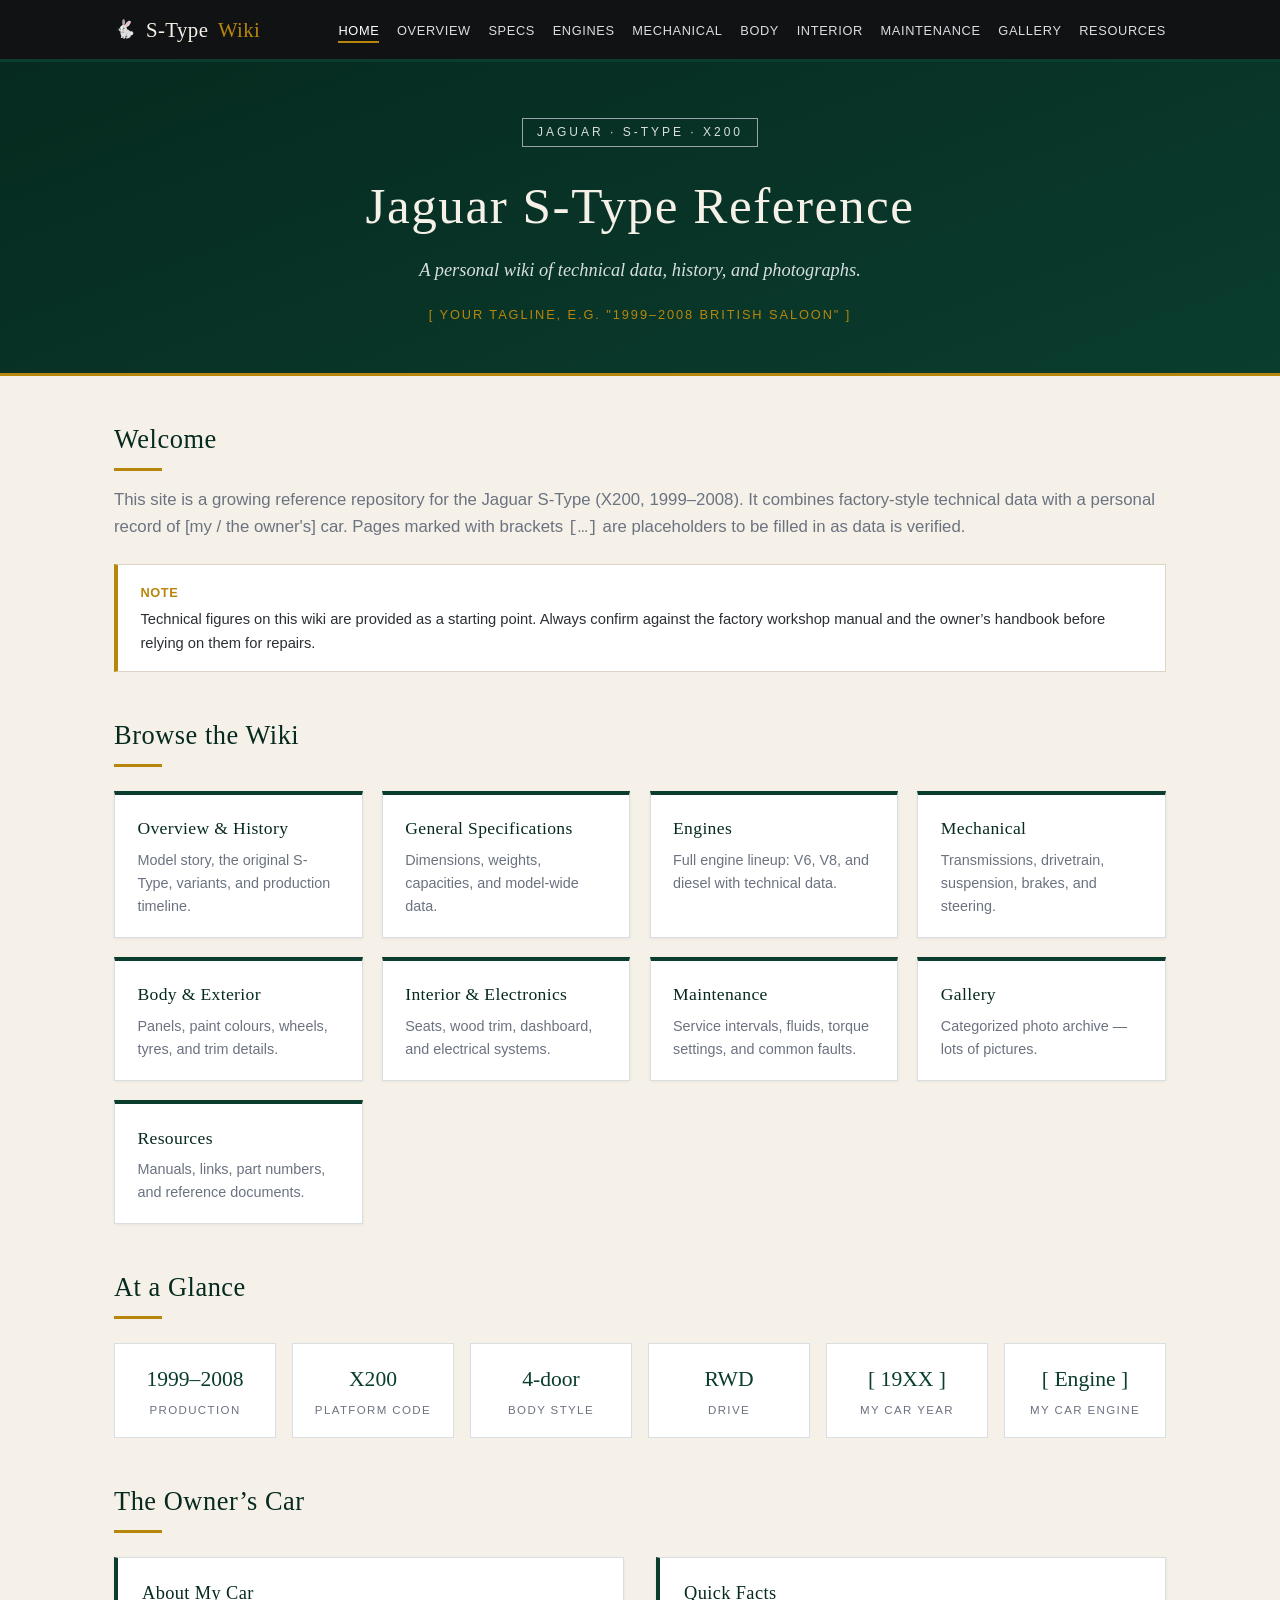
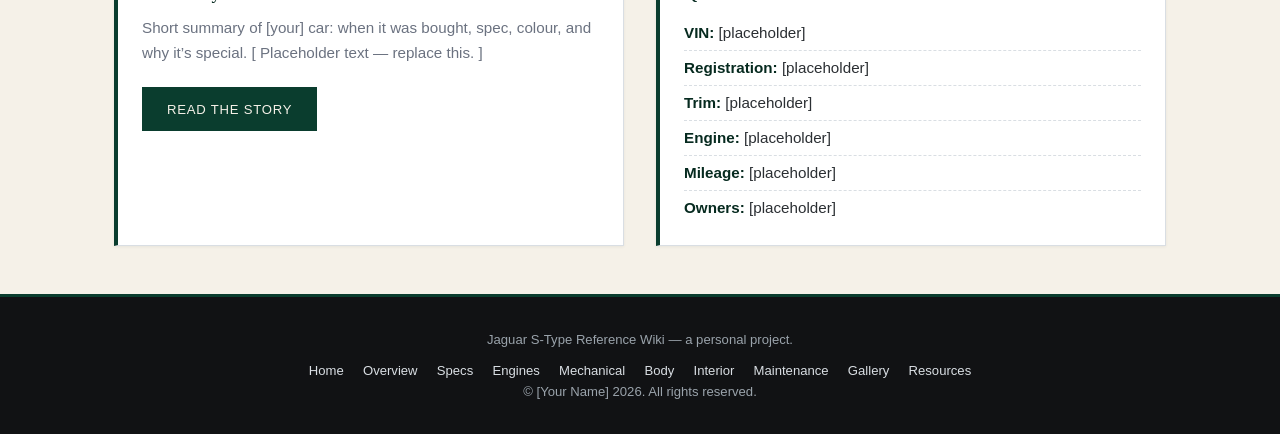
<file: index.html>
<!DOCTYPE html>
<html lang="en">
<head>
  <meta charset="UTF-8">
  <meta name="viewport" content="width=device-width, initial-scale=1.0">
  <title>Jaguar S-Type (X200) — Technical Reference Wiki</title>
  <meta name="description" content="A personal reference wiki for the Jaguar S-Type (X200): technical data, history, maintenance, and photo archive.">
  <link rel="stylesheet" href="css/styles.css">
</head>
<body>

  <header class="site-header">
    <div class="header-inner">
      <a class="logo" href="index.html">
        <span class="growler">&#128007;</span>
        S-Type <span>Wiki</span>
      </a>
      <nav class="site-nav">
        <ul>
          <li><a href="index.html" class="active">Home</a></li>
          <li><a href="overview.html">Overview</a></li>
          <li><a href="specs.html">Specs</a></li>
          <li><a href="engines.html">Engines</a></li>
          <li><a href="mechanical.html">Mechanical</a></li>
          <li><a href="body.html">Body</a></li>
          <li><a href="interior.html">Interior</a></li>
          <li><a href="maintenance.html">Maintenance</a></li>
          <li><a href="gallery.html">Gallery</a></li>
          <li><a href="resources.html">Resources</a></li>
        </ul>
      </nav>
    </div>
  </header>

  <div class="hero">
    <span class="badge">Jaguar &middot; S-Type &middot; X200</span>
    <h1>Jaguar S-Type Reference</h1>
    <p class="subtitle">A personal wiki of technical data, history, and photographs.</p>
    <p class="tagline">[ Your tagline, e.g. "1999&ndash;2008 British saloon" ]</p>
  </div>

  <main>
    <section>
      <h2 class="section-title">Welcome</h2>
      <p class="lead">
        This site is a growing reference repository for the Jaguar S-Type (X200, 1999&ndash;2008).
        It combines factory-style technical data with a personal record of [my / the owner's] car.
        Pages marked with brackets <code>[&hellip;]</code> are placeholders to be filled in as data
        is verified.
      </p>
      <div class="callout">
        <strong>Note</strong>
        <p>
          Technical figures on this wiki are provided as a starting point. Always confirm
          against the factory workshop manual and the owner&rsquo;s handbook before relying
          on them for repairs.
        </p>
      </div>
    </section>

    <section>
      <h2 class="section-title">Browse the Wiki</h2>
      <div class="wiki-grid">
        <a class="wiki-card" href="overview.html">
          <h3>Overview &amp; History</h3>
          <p>Model story, the original S-Type, variants, and production timeline.</p>
        </a>
        <a class="wiki-card" href="specs.html">
          <h3>General Specifications</h3>
          <p>Dimensions, weights, capacities, and model-wide data.</p>
        </a>
        <a class="wiki-card" href="engines.html">
          <h3>Engines</h3>
          <p>Full engine lineup: V6, V8, and diesel with technical data.</p>
        </a>
        <a class="wiki-card" href="mechanical.html">
          <h3>Mechanical</h3>
          <p>Transmissions, drivetrain, suspension, brakes, and steering.</p>
        </a>
        <a class="wiki-card" href="body.html">
          <h3>Body &amp; Exterior</h3>
          <p>Panels, paint colours, wheels, tyres, and trim details.</p>
        </a>
        <a class="wiki-card" href="interior.html">
          <h3>Interior &amp; Electronics</h3>
          <p>Seats, wood trim, dashboard, and electrical systems.</p>
        </a>
        <a class="wiki-card" href="maintenance.html">
          <h3>Maintenance</h3>
          <p>Service intervals, fluids, torque settings, and common faults.</p>
        </a>
        <a class="wiki-card" href="gallery.html">
          <h3>Gallery</h3>
          <p>Categorized photo archive &mdash; lots of pictures.</p>
        </a>
        <a class="wiki-card" href="resources.html">
          <h3>Resources</h3>
          <p>Manuals, links, part numbers, and reference documents.</p>
        </a>
      </div>
    </section>

    <section>
      <h2 class="section-title">At a Glance</h2>
      <div class="fact-grid">
        <div class="fact">
          <span class="value">1999&ndash;2008</span>
          <span class="label">Production</span>
        </div>
        <div class="fact">
          <span class="value">X200</span>
          <span class="label">Platform Code</span>
        </div>
        <div class="fact">
          <span class="value">4-door</span>
          <span class="label">Body Style</span>
        </div>
        <div class="fact">
          <span class="value">RWD</span>
          <span class="label">Drive</span>
        </div>
        <div class="fact">
          <span class="value">[ 19XX ]</span>
          <span class="label">My Car Year</span>
        </div>
        <div class="fact">
          <span class="value">[ Engine ]</span>
          <span class="label">My Car Engine</span>
        </div>
      </div>
    </section>

    <section>
      <h2 class="section-title">The Owner&rsquo;s Car</h2>
      <div class="two-col">
        <div class="card">
          <h3>About My Car</h3>
          <p>
            Short summary of [your] car: when it was bought, spec, colour, and why it&rsquo;s
            special. [ Placeholder text &mdash; replace this. ]
          </p>
          <a class="btn" href="overview.html">Read the Story</a>
        </div>
        <div class="card">
          <h3>Quick Facts</h3>
          <ul>
            <li><strong>VIN:</strong> [placeholder]</li>
            <li><strong>Registration:</strong> [placeholder]</li>
            <li><strong>Trim:</strong> [placeholder]</li>
            <li><strong>Engine:</strong> [placeholder]</li>
            <li><strong>Mileage:</strong> [placeholder]</li>
            <li><strong>Owners:</strong> [placeholder]</li>
          </ul>
        </div>
      </div>
    </section>
  </main>

  <footer class="site-footer">
    <p>Jaguar S-Type Reference Wiki &mdash; a personal project.</p>
    <nav class="footer-links">
      <a href="index.html">Home</a>
      <a href="overview.html">Overview</a>
      <a href="specs.html">Specs</a>
      <a href="engines.html">Engines</a>
      <a href="mechanical.html">Mechanical</a>
      <a href="body.html">Body</a>
      <a href="interior.html">Interior</a>
      <a href="maintenance.html">Maintenance</a>
      <a href="gallery.html">Gallery</a>
      <a href="resources.html">Resources</a>
    </nav>
    <p>&copy; [Your Name] 2026. All rights reserved.</p>
  </footer>

</body>
</html>
</file>
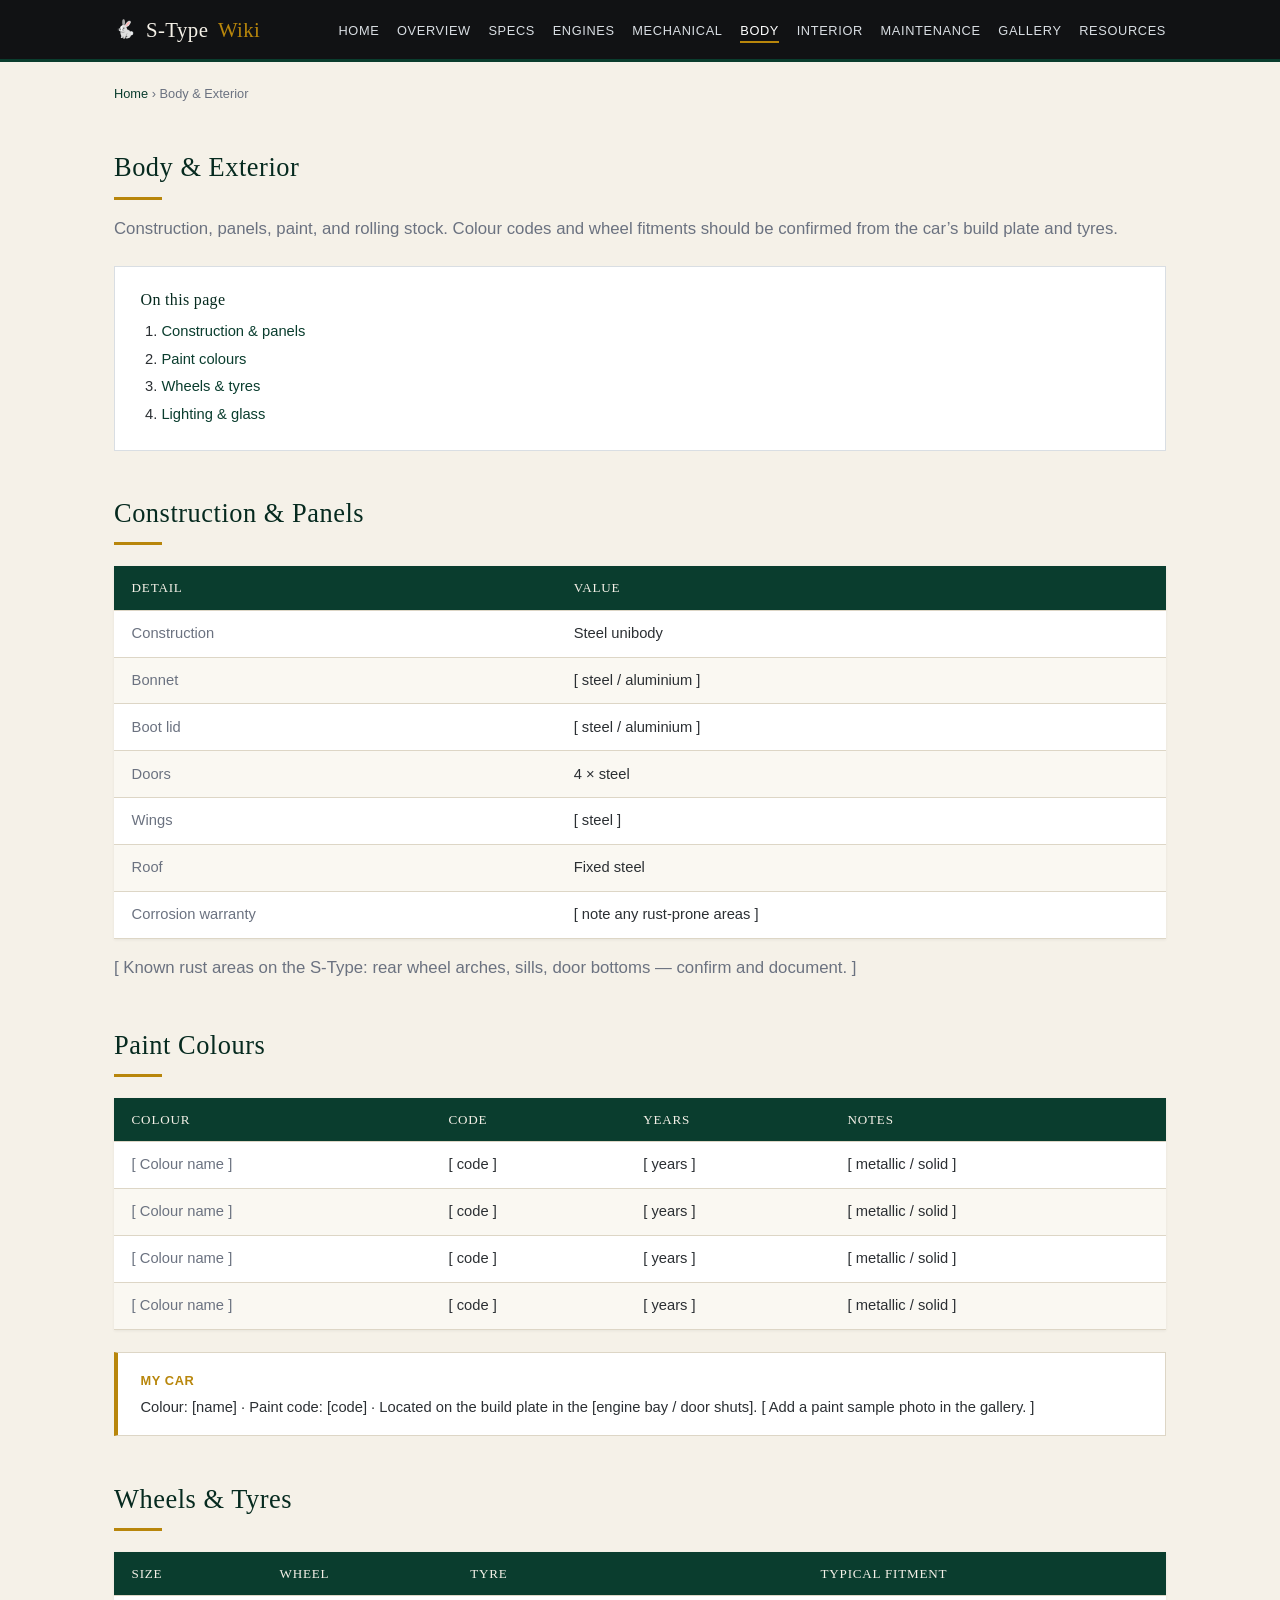
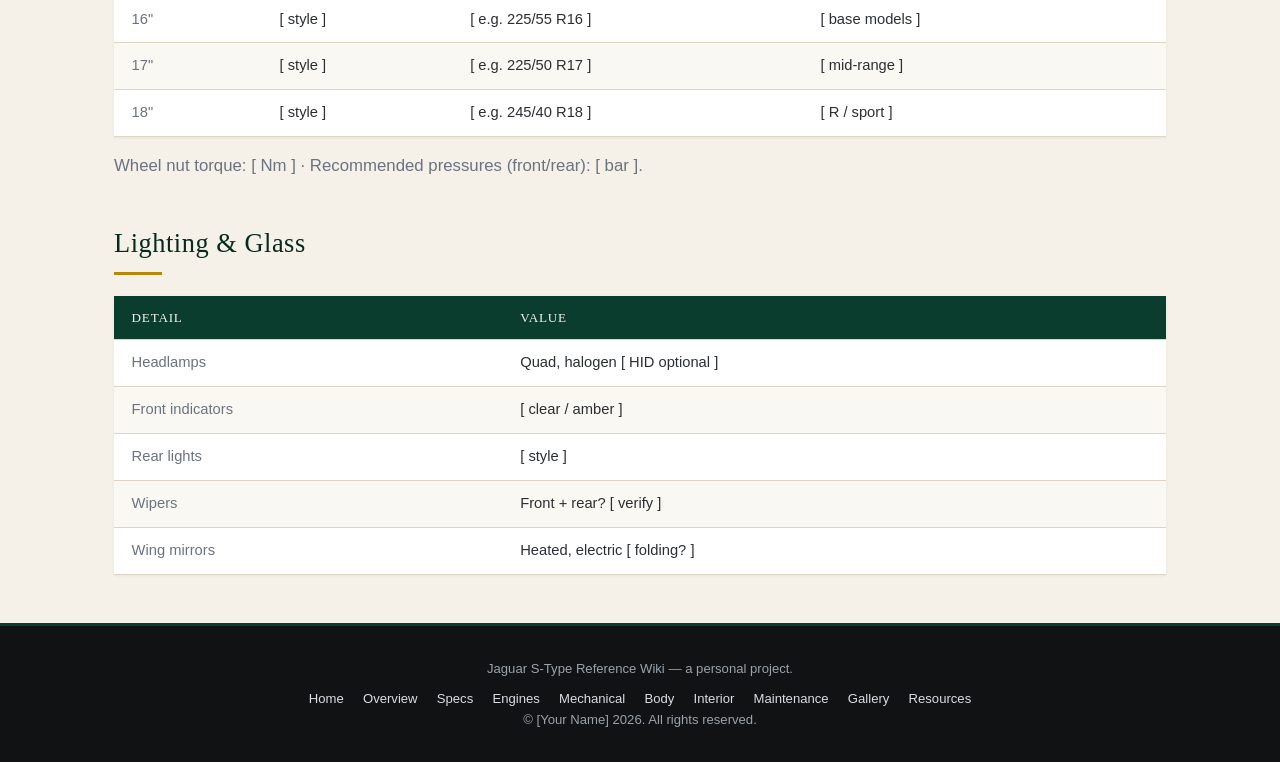
<file: body.html>
<!DOCTYPE html>
<html lang="en">
<head>
  <meta charset="UTF-8">
  <meta name="viewport" content="width=device-width, initial-scale=1.0">
  <title>Body &amp; Exterior | Jaguar S-Type Wiki</title>
  <meta name="description" content="Body panels, paint colours, wheels, and tyres for the Jaguar S-Type (X200).">
  <link rel="stylesheet" href="css/styles.css">
</head>
<body>

  <header class="site-header">
    <div class="header-inner">
      <a class="logo" href="index.html">
        <span class="growler">&#128007;</span>
        S-Type <span>Wiki</span>
      </a>
      <nav class="site-nav">
        <ul>
          <li><a href="index.html">Home</a></li>
          <li><a href="overview.html">Overview</a></li>
          <li><a href="specs.html">Specs</a></li>
          <li><a href="engines.html">Engines</a></li>
          <li><a href="mechanical.html">Mechanical</a></li>
          <li><a href="body.html" class="active">Body</a></li>
          <li><a href="interior.html">Interior</a></li>
          <li><a href="maintenance.html">Maintenance</a></li>
          <li><a href="gallery.html">Gallery</a></li>
          <li><a href="resources.html">Resources</a></li>
        </ul>
      </nav>
    </div>
  </header>

  <main>
    <p class="breadcrumb"><a href="index.html">Home</a> &rsaquo; Body &amp; Exterior</p>

    <section>
      <h2 class="section-title">Body &amp; Exterior</h2>
      <p class="lead">
        Construction, panels, paint, and rolling stock. Colour codes and wheel fitments
        should be confirmed from the car&rsquo;s build plate and tyres.
      </p>

      <div class="toc">
        <h4>On this page</h4>
        <ol>
          <li><a href="#construction">Construction &amp; panels</a></li>
          <li><a href="#paint">Paint colours</a></li>
          <li><a href="#wheels">Wheels &amp; tyres</a></li>
          <li><a href="#lighting">Lighting &amp; glass</a></li>
        </ol>
      </div>
    </section>

    <section id="construction">
      <h2 class="section-title">Construction &amp; Panels</h2>
      <table class="spec-table">
        <thead>
          <tr><th>Detail</th><th>Value</th></tr>
        </thead>
        <tbody>
          <tr><td>Construction</td><td>Steel unibody</td></tr>
          <tr><td>Bonnet</td><td>[ steel / aluminium ]</td></tr>
          <tr><td>Boot lid</td><td>[ steel / aluminium ]</td></tr>
          <tr><td>Doors</td><td>4 &times; steel</td></tr>
          <tr><td>Wings</td><td>[ steel ]</td></tr>
          <tr><td>Roof</td><td>Fixed steel</td></tr>
          <tr><td>Corrosion warranty</td><td>[ note any rust-prone areas ]</td></tr>
        </tbody>
      </table>
      <p class="lead">
        [ Known rust areas on the S-Type: rear wheel arches, sills, door bottoms &mdash; confirm
        and document. ]
      </p>
    </section>

    <section id="paint">
      <h2 class="section-title">Paint Colours</h2>
      <table class="spec-table">
        <thead>
          <tr><th>Colour</th><th>Code</th><th>Years</th><th>Notes</th></tr>
        </thead>
        <tbody>
          <tr><td>[ Colour name ]</td><td>[ code ]</td><td>[ years ]</td><td>[ metallic / solid ]</td></tr>
          <tr><td>[ Colour name ]</td><td>[ code ]</td><td>[ years ]</td><td>[ metallic / solid ]</td></tr>
          <tr><td>[ Colour name ]</td><td>[ code ]</td><td>[ years ]</td><td>[ metallic / solid ]</td></tr>
          <tr><td>[ Colour name ]</td><td>[ code ]</td><td>[ years ]</td><td>[ metallic / solid ]</td></tr>
        </tbody>
      </table>
      <div class="callout">
        <strong>My car</strong>
        <p>
          Colour: [name] &middot; Paint code: [code] &middot; Located on the build plate
          in the [engine bay / door shuts]. [ Add a paint sample photo in the gallery. ]
        </p>
      </div>
    </section>

    <section id="wheels">
      <h2 class="section-title">Wheels &amp; Tyres</h2>
      <table class="spec-table">
        <thead>
          <tr><th>Size</th><th>Wheel</th><th>Tyre</th><th>Typical fitment</th></tr>
        </thead>
        <tbody>
          <tr><td>16"</td><td>[ style ]</td><td>[ e.g. 225/55 R16 ]</td><td>[ base models ]</td></tr>
          <tr><td>17"</td><td>[ style ]</td><td>[ e.g. 225/50 R17 ]</td><td>[ mid-range ]</td></tr>
          <tr><td>18"</td><td>[ style ]</td><td>[ e.g. 245/40 R18 ]</td><td>[ R / sport ]</td></tr>
        </tbody>
      </table>
      <p class="lead">
        Wheel nut torque: [ Nm ] &middot; Recommended pressures (front/rear): [ bar ].
      </p>
    </section>

    <section id="lighting">
      <h2 class="section-title">Lighting &amp; Glass</h2>
      <table class="spec-table">
        <thead>
          <tr><th>Detail</th><th>Value</th></tr>
        </thead>
        <tbody>
          <tr><td>Headlamps</td><td>Quad, halogen [ HID optional ]</td></tr>
          <tr><td>Front indicators</td><td>[ clear / amber ]</td></tr>
          <tr><td>Rear lights</td><td>[ style ]</td></tr>
          <tr><td>Wipers</td><td>Front + rear? [ verify ]</td></tr>
          <tr><td>Wing mirrors</td><td>Heated, electric [ folding? ]</td></tr>
        </tbody>
      </table>
    </section>
  </main>

  <footer class="site-footer">
    <p>Jaguar S-Type Reference Wiki &mdash; a personal project.</p>
    <nav class="footer-links">
      <a href="index.html">Home</a>
      <a href="overview.html">Overview</a>
      <a href="specs.html">Specs</a>
      <a href="engines.html">Engines</a>
      <a href="mechanical.html">Mechanical</a>
      <a href="body.html">Body</a>
      <a href="interior.html">Interior</a>
      <a href="maintenance.html">Maintenance</a>
      <a href="gallery.html">Gallery</a>
      <a href="resources.html">Resources</a>
    </nav>
    <p>&copy; [Your Name] 2026. All rights reserved.</p>
  </footer>

</body>
</html>
</file>
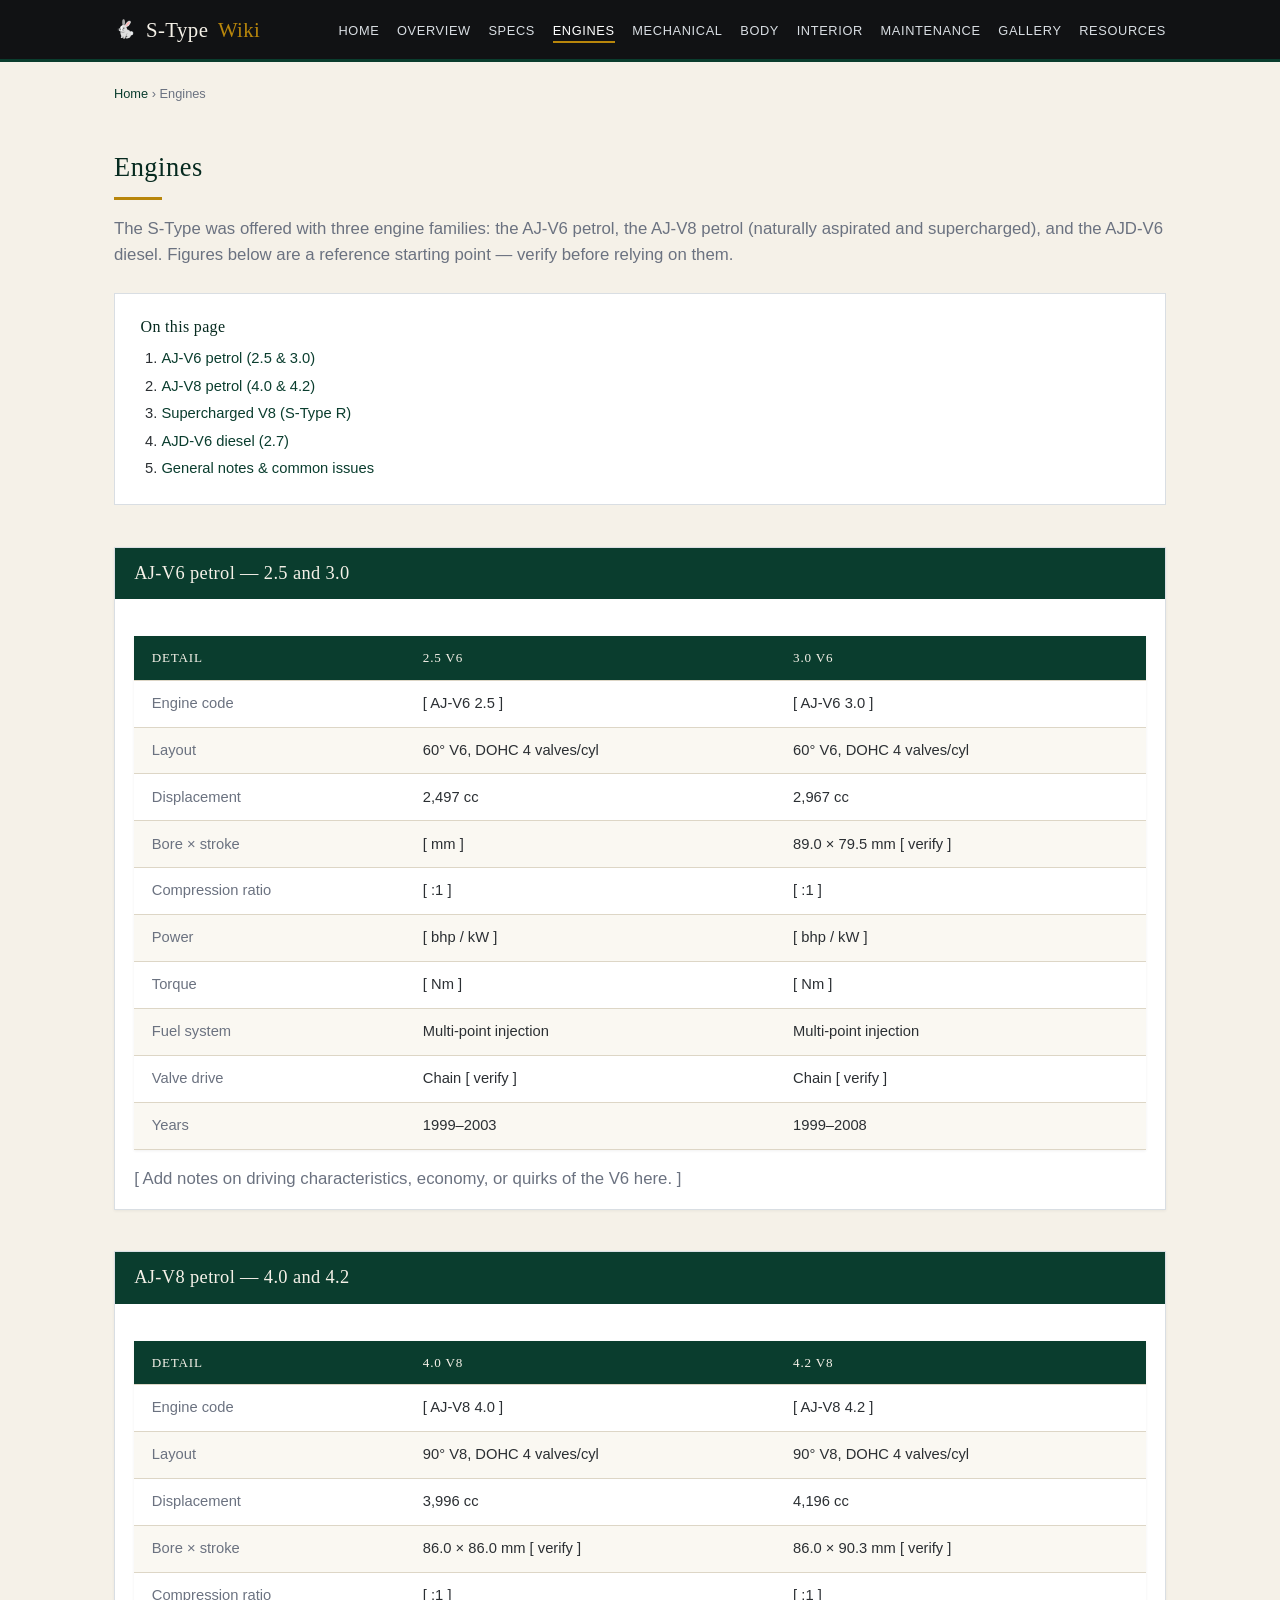
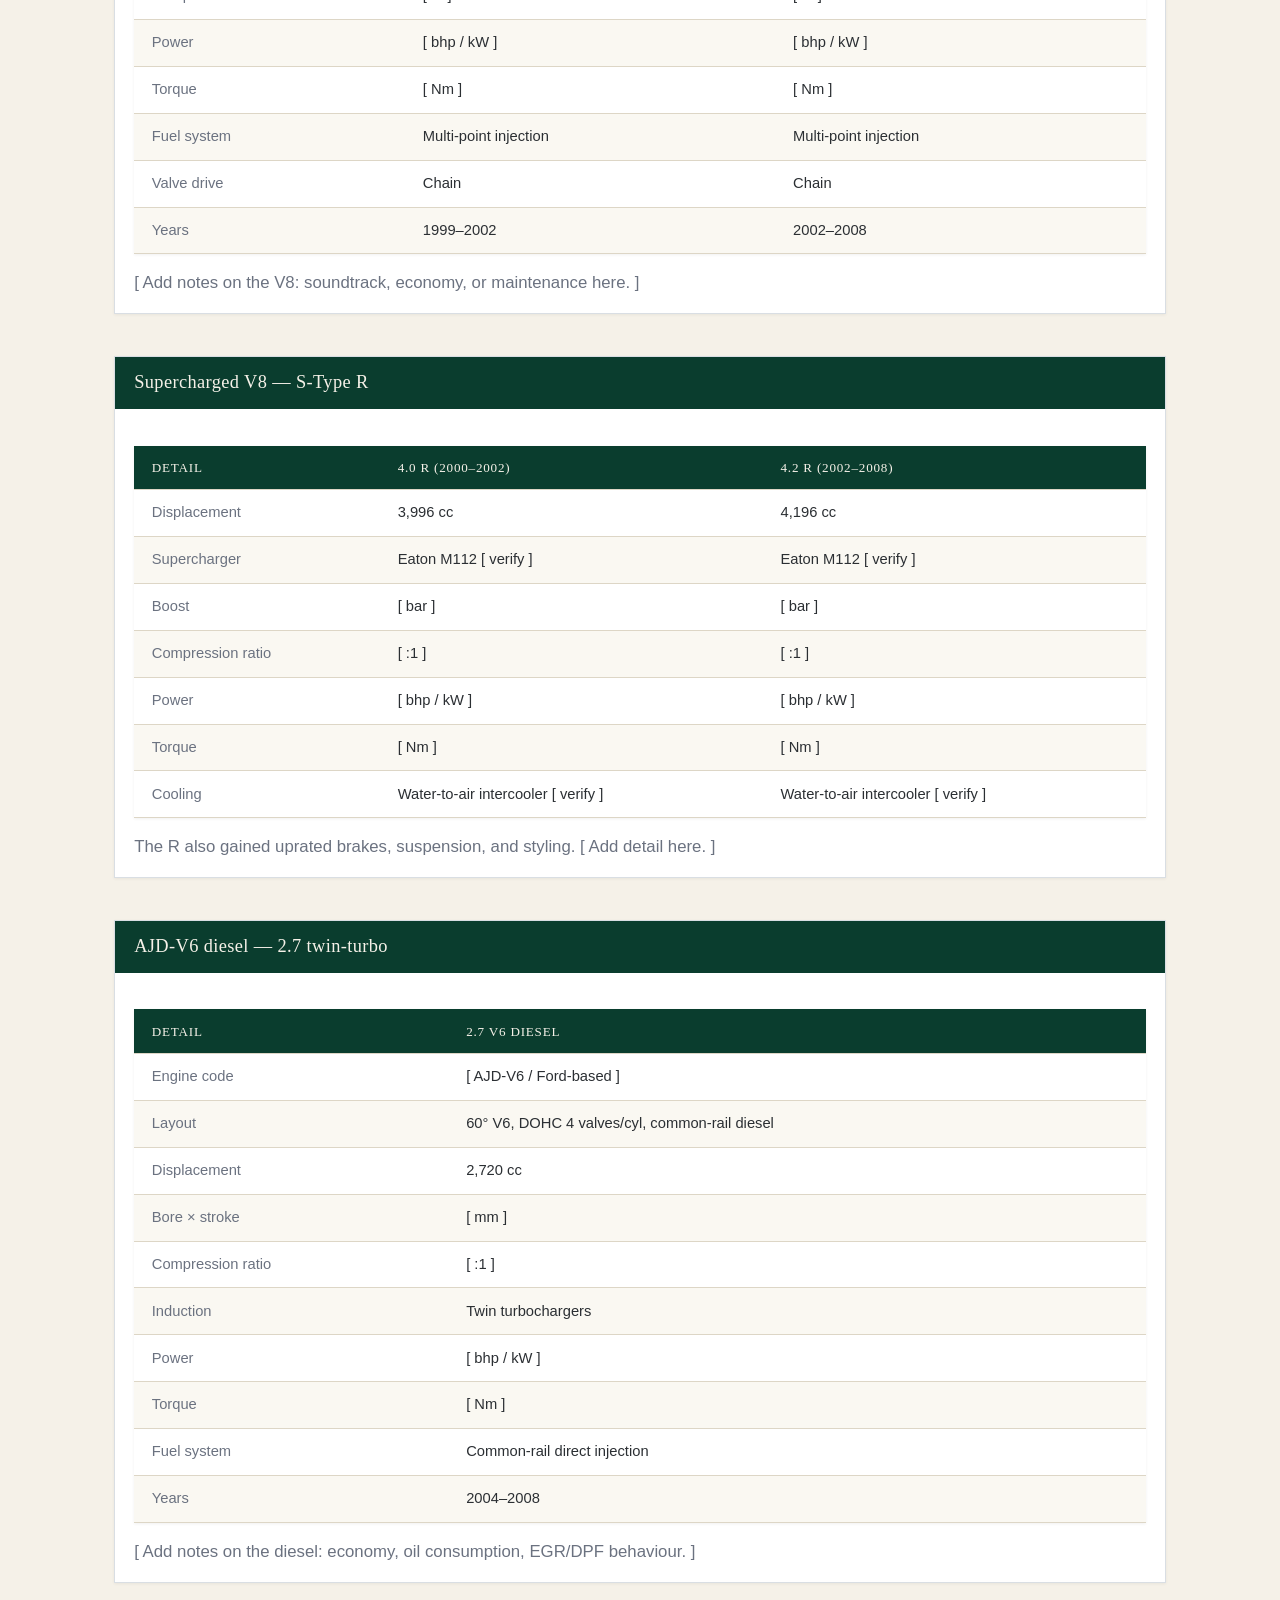
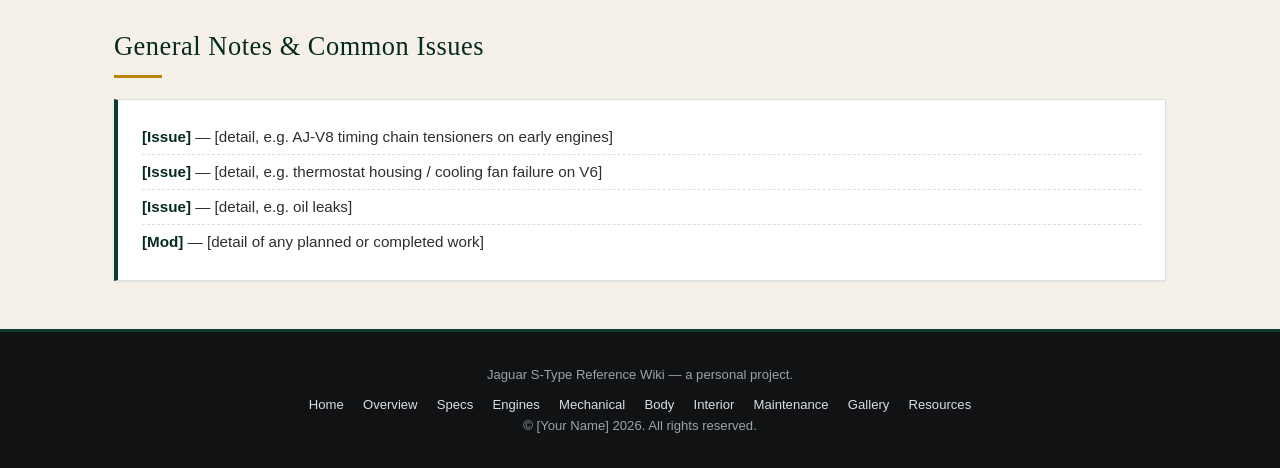
<file: engines.html>
<!DOCTYPE html>
<html lang="en">
<head>
  <meta charset="UTF-8">
  <meta name="viewport" content="width=device-width, initial-scale=1.0">
  <title>Engines | Jaguar S-Type Wiki</title>
  <meta name="description" content="Technical data for all Jaguar S-Type (X200) engines: AJ-V6, AJ-V8, and AJD-V6 diesel.">
  <link rel="stylesheet" href="css/styles.css">
</head>
<body>

  <header class="site-header">
    <div class="header-inner">
      <a class="logo" href="index.html">
        <span class="growler">&#128007;</span>
        S-Type <span>Wiki</span>
      </a>
      <nav class="site-nav">
        <ul>
          <li><a href="index.html">Home</a></li>
          <li><a href="overview.html">Overview</a></li>
          <li><a href="specs.html">Specs</a></li>
          <li><a href="engines.html" class="active">Engines</a></li>
          <li><a href="mechanical.html">Mechanical</a></li>
          <li><a href="body.html">Body</a></li>
          <li><a href="interior.html">Interior</a></li>
          <li><a href="maintenance.html">Maintenance</a></li>
          <li><a href="gallery.html">Gallery</a></li>
          <li><a href="resources.html">Resources</a></li>
        </ul>
      </nav>
    </div>
  </header>

  <main>
    <p class="breadcrumb"><a href="index.html">Home</a> &rsaquo; Engines</p>

    <section>
      <h2 class="section-title">Engines</h2>
      <p class="lead">
        The S-Type was offered with three engine families: the AJ-V6 petrol, the AJ-V8
        petrol (naturally aspirated and supercharged), and the AJD-V6 diesel. Figures
        below are a reference starting point &mdash; verify before relying on them.
      </p>

      <div class="toc">
        <h4>On this page</h4>
        <ol>
          <li><a href="#ajv6">AJ-V6 petrol (2.5 &amp; 3.0)</a></li>
          <li><a href="#ajv8">AJ-V8 petrol (4.0 &amp; 4.2)</a></li>
          <li><a href="#supercharged">Supercharged V8 (S-Type R)</a></li>
          <li><a href="#ajd">AJD-V6 diesel (2.7)</a></li>
          <li><a href="#notes">General notes &amp; common issues</a></li>
        </ol>
      </div>
    </section>

    <section id="ajv6">
      <div class="engine-card">
        <h3>AJ-V6 petrol &mdash; 2.5 and 3.0</h3>
        <div class="engine-body">
          <table class="spec-table">
            <thead>
              <tr><th>Detail</th><th>2.5 V6</th><th>3.0 V6</th></tr>
            </thead>
            <tbody>
              <tr><td>Engine code</td><td>[ AJ-V6 2.5 ]</td><td>[ AJ-V6 3.0 ]</td></tr>
              <tr><td>Layout</td><td>60&deg; V6, DOHC 4 valves/cyl</td><td>60&deg; V6, DOHC 4 valves/cyl</td></tr>
              <tr><td>Displacement</td><td>2,497 cc</td><td>2,967 cc</td></tr>
              <tr><td>Bore &times; stroke</td><td>[ mm ]</td><td>89.0 &times; 79.5 mm [ verify ]</td></tr>
              <tr><td>Compression ratio</td><td>[ :1 ]</td><td>[ :1 ]</td></tr>
              <tr><td>Power</td><td>[ bhp / kW ]</td><td>[ bhp / kW ]</td></tr>
              <tr><td>Torque</td><td>[ Nm ]</td><td>[ Nm ]</td></tr>
              <tr><td>Fuel system</td><td>Multi-point injection</td><td>Multi-point injection</td></tr>
              <tr><td>Valve drive</td><td>Chain [ verify ]</td><td>Chain [ verify ]</td></tr>
              <tr><td>Years</td><td>1999&ndash;2003</td><td>1999&ndash;2008</td></tr>
            </tbody>
          </table>
          <p class="lead">
            [ Add notes on driving characteristics, economy, or quirks of the V6 here. ]
          </p>
        </div>
      </div>
    </section>

    <section id="ajv8">
      <div class="engine-card">
        <h3>AJ-V8 petrol &mdash; 4.0 and 4.2</h3>
        <div class="engine-body">
          <table class="spec-table">
            <thead>
              <tr><th>Detail</th><th>4.0 V8</th><th>4.2 V8</th></tr>
            </thead>
            <tbody>
              <tr><td>Engine code</td><td>[ AJ-V8 4.0 ]</td><td>[ AJ-V8 4.2 ]</td></tr>
              <tr><td>Layout</td><td>90&deg; V8, DOHC 4 valves/cyl</td><td>90&deg; V8, DOHC 4 valves/cyl</td></tr>
              <tr><td>Displacement</td><td>3,996 cc</td><td>4,196 cc</td></tr>
              <tr><td>Bore &times; stroke</td><td>86.0 &times; 86.0 mm [ verify ]</td><td>86.0 &times; 90.3 mm [ verify ]</td></tr>
              <tr><td>Compression ratio</td><td>[ :1 ]</td><td>[ :1 ]</td></tr>
              <tr><td>Power</td><td>[ bhp / kW ]</td><td>[ bhp / kW ]</td></tr>
              <tr><td>Torque</td><td>[ Nm ]</td><td>[ Nm ]</td></tr>
              <tr><td>Fuel system</td><td>Multi-point injection</td><td>Multi-point injection</td></tr>
              <tr><td>Valve drive</td><td>Chain</td><td>Chain</td></tr>
              <tr><td>Years</td><td>1999&ndash;2002</td><td>2002&ndash;2008</td></tr>
            </tbody>
          </table>
          <p class="lead">
            [ Add notes on the V8: soundtrack, economy, or maintenance here. ]
          </p>
        </div>
      </div>
    </section>

    <section id="supercharged">
      <div class="engine-card">
        <h3>Supercharged V8 &mdash; S-Type R</h3>
        <div class="engine-body">
          <table class="spec-table">
            <thead>
              <tr><th>Detail</th><th>4.0 R (2000&ndash;2002)</th><th>4.2 R (2002&ndash;2008)</th></tr>
            </thead>
            <tbody>
              <tr><td>Displacement</td><td>3,996 cc</td><td>4,196 cc</td></tr>
              <tr><td>Supercharger</td><td>Eaton M112 [ verify ]</td><td>Eaton M112 [ verify ]</td></tr>
              <tr><td>Boost</td><td>[ bar ]</td><td>[ bar ]</td></tr>
              <tr><td>Compression ratio</td><td>[ :1 ]</td><td>[ :1 ]</td></tr>
              <tr><td>Power</td><td>[ bhp / kW ]</td><td>[ bhp / kW ]</td></tr>
              <tr><td>Torque</td><td>[ Nm ]</td><td>[ Nm ]</td></tr>
              <tr><td>Cooling</td><td>Water-to-air intercooler [ verify ]</td><td>Water-to-air intercooler [ verify ]</td></tr>
            </tbody>
          </table>
          <p class="lead">
            The R also gained uprated brakes, suspension, and styling. [ Add detail here. ]
          </p>
        </div>
      </div>
    </section>

    <section id="ajd">
      <div class="engine-card">
        <h3>AJD-V6 diesel &mdash; 2.7 twin-turbo</h3>
        <div class="engine-body">
          <table class="spec-table">
            <thead>
              <tr><th>Detail</th><th>2.7 V6 Diesel</th></tr>
            </thead>
            <tbody>
              <tr><td>Engine code</td><td>[ AJD-V6 / Ford-based ]</td></tr>
              <tr><td>Layout</td><td>60&deg; V6, DOHC 4 valves/cyl, common-rail diesel</td></tr>
              <tr><td>Displacement</td><td>2,720 cc</td></tr>
              <tr><td>Bore &times; stroke</td><td>[ mm ]</td></tr>
              <tr><td>Compression ratio</td><td>[ :1 ]</td></tr>
              <tr><td>Induction</td><td>Twin turbochargers</td></tr>
              <tr><td>Power</td><td>[ bhp / kW ]</td></tr>
              <tr><td>Torque</td><td>[ Nm ]</td></tr>
              <tr><td>Fuel system</td><td>Common-rail direct injection</td></tr>
              <tr><td>Years</td><td>2004&ndash;2008</td></tr>
            </tbody>
          </table>
          <p class="lead">
            [ Add notes on the diesel: economy, oil consumption, EGR/DPF behaviour. ]
          </p>
        </div>
      </div>
    </section>

    <section id="notes">
      <h2 class="section-title">General Notes &amp; Common Issues</h2>
      <div class="card" style="margin-top:1.3rem;">
        <ul>
          <li><strong>[Issue]</strong> &mdash; [detail, e.g. AJ-V8 timing chain tensioners on early engines]</li>
          <li><strong>[Issue]</strong> &mdash; [detail, e.g. thermostat housing / cooling fan failure on V6]</li>
          <li><strong>[Issue]</strong> &mdash; [detail, e.g. oil leaks]</li>
          <li><strong>[Mod]</strong> &mdash; [detail of any planned or completed work]</li>
        </ul>
      </div>
    </section>
  </main>

  <footer class="site-footer">
    <p>Jaguar S-Type Reference Wiki &mdash; a personal project.</p>
    <nav class="footer-links">
      <a href="index.html">Home</a>
      <a href="overview.html">Overview</a>
      <a href="specs.html">Specs</a>
      <a href="engines.html">Engines</a>
      <a href="mechanical.html">Mechanical</a>
      <a href="body.html">Body</a>
      <a href="interior.html">Interior</a>
      <a href="maintenance.html">Maintenance</a>
      <a href="gallery.html">Gallery</a>
      <a href="resources.html">Resources</a>
    </nav>
    <p>&copy; [Your Name] 2026. All rights reserved.</p>
  </footer>

</body>
</html>
</file>
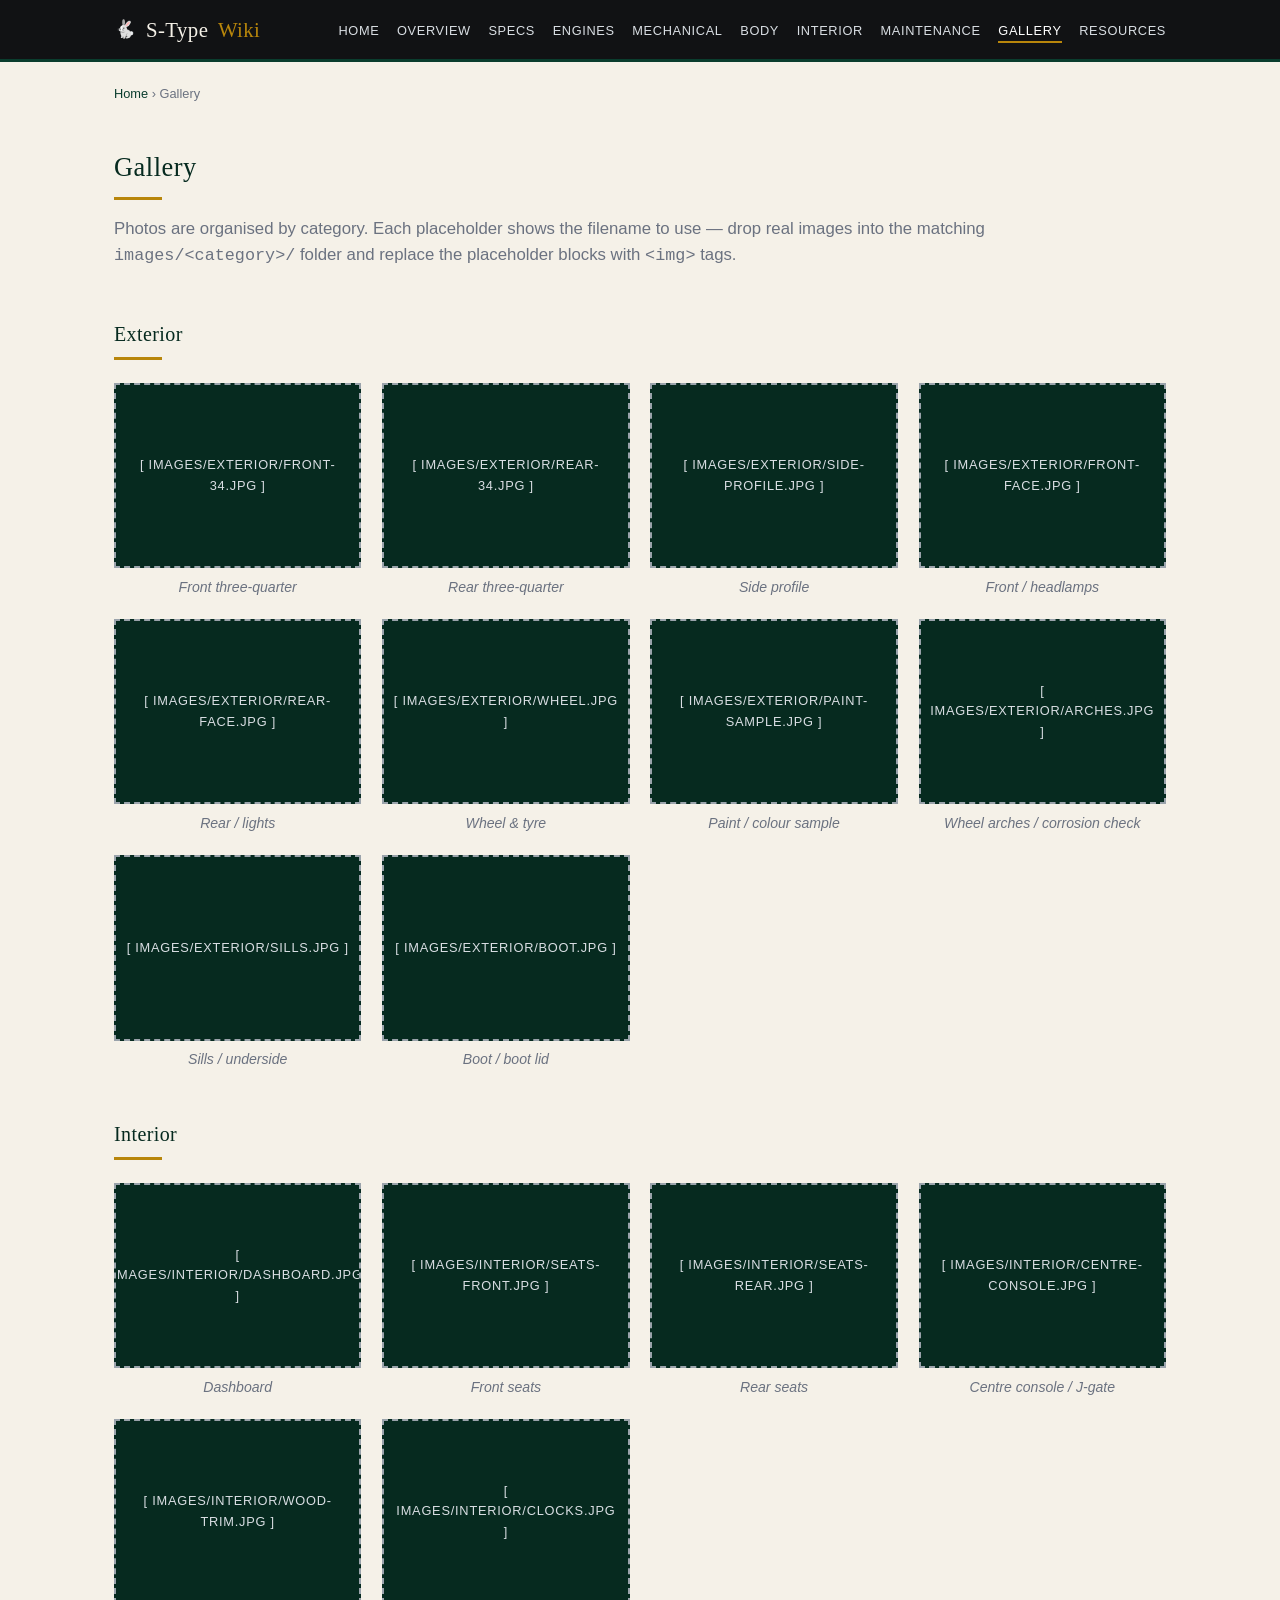
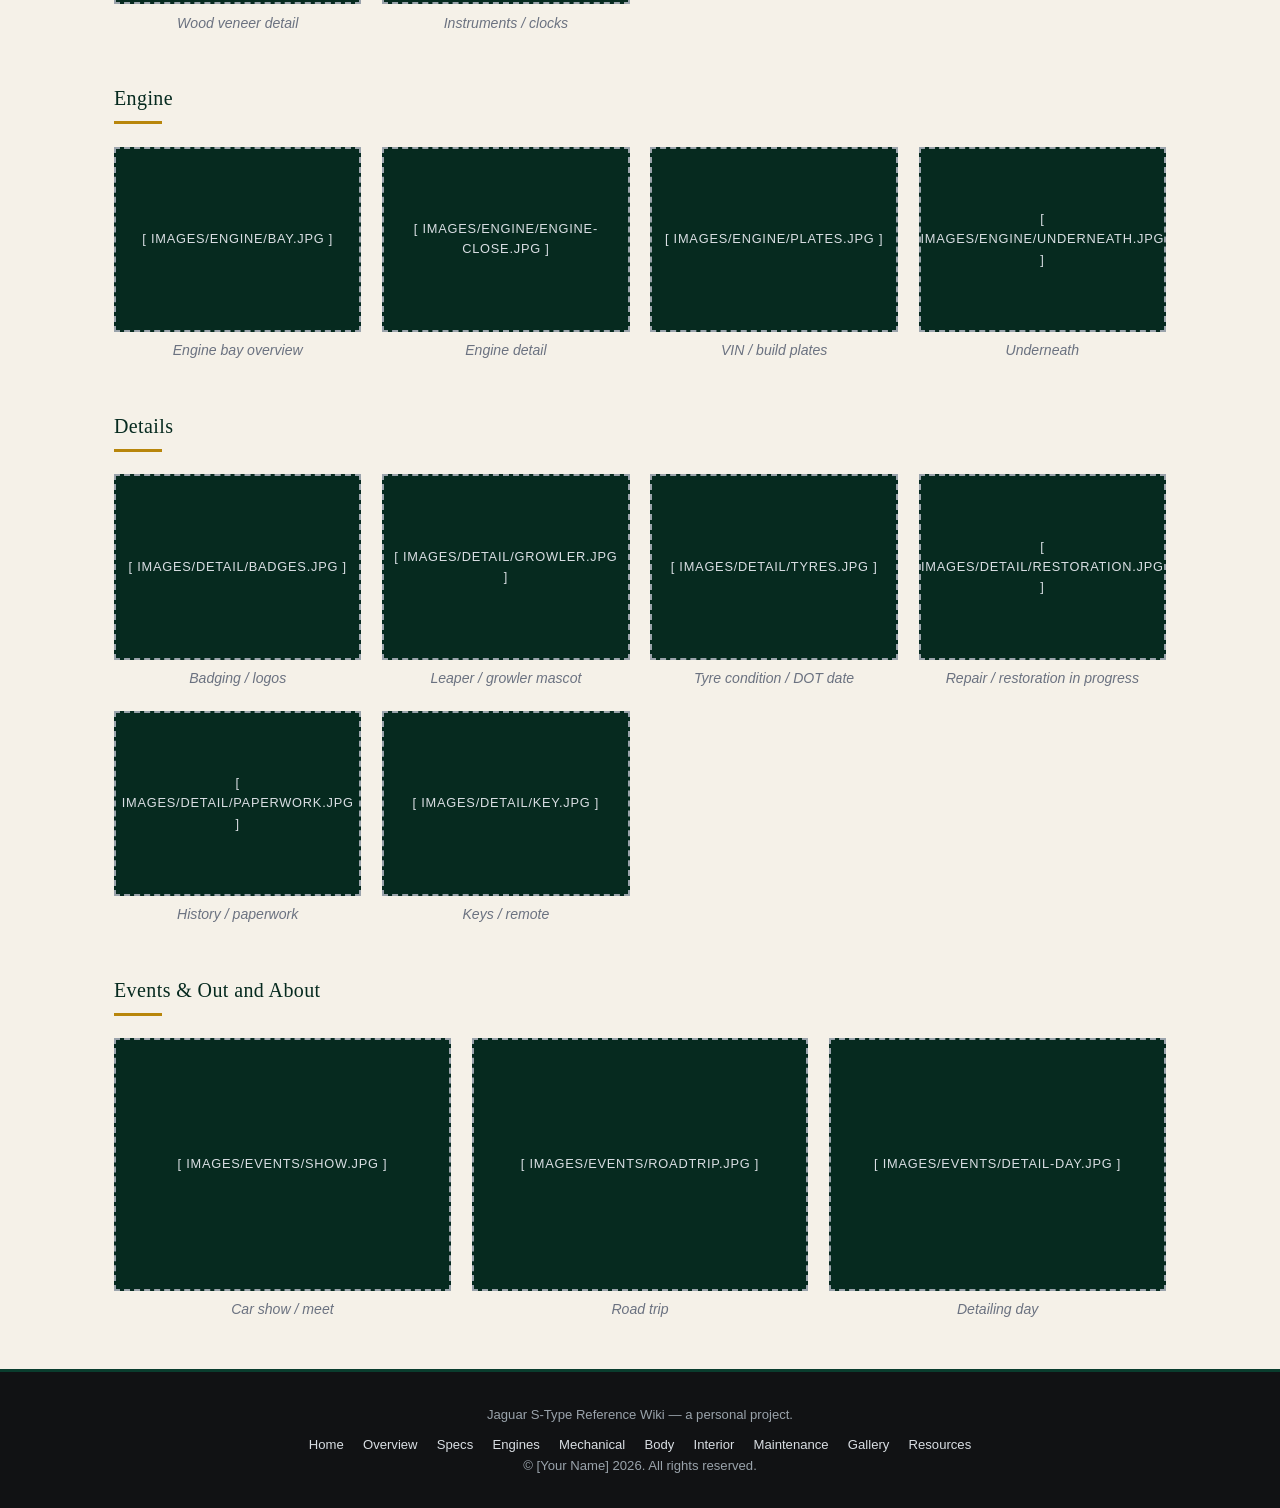
<file: gallery.html>
<!DOCTYPE html>
<html lang="en">
<head>
  <meta charset="UTF-8">
  <meta name="viewport" content="width=device-width, initial-scale=1.0">
  <title>Gallery | Jaguar S-Type Wiki</title>
  <meta name="description" content="Categorized photo archive of the Jaguar S-Type.">
  <link rel="stylesheet" href="css/styles.css">
</head>
<body>

  <header class="site-header">
    <div class="header-inner">
      <a class="logo" href="index.html">
        <span class="growler">&#128007;</span>
        S-Type <span>Wiki</span>
      </a>
      <nav class="site-nav">
        <ul>
          <li><a href="index.html">Home</a></li>
          <li><a href="overview.html">Overview</a></li>
          <li><a href="specs.html">Specs</a></li>
          <li><a href="engines.html">Engines</a></li>
          <li><a href="mechanical.html">Mechanical</a></li>
          <li><a href="body.html">Body</a></li>
          <li><a href="interior.html">Interior</a></li>
          <li><a href="maintenance.html">Maintenance</a></li>
          <li><a href="gallery.html" class="active">Gallery</a></li>
          <li><a href="resources.html">Resources</a></li>
        </ul>
      </nav>
    </div>
  </header>

  <main>
    <p class="breadcrumb"><a href="index.html">Home</a> &rsaquo; Gallery</p>

    <section>
      <h2 class="section-title">Gallery</h2>
      <p class="lead">
        Photos are organised by category. Each placeholder shows the filename to use &mdash;
        drop real images into the matching <code>images/&lt;category&gt;/</code> folder and
        replace the placeholder blocks with <code>&lt;img&gt;</code> tags.
      </p>
    </section>

    <section>
      <div class="category-label"><h3>Exterior</h3></div>
      <div class="gallery-grid">
        <figure class="gallery-item">
          <div class="placeholder-photo">[ images/exterior/front-34.jpg ]</div>
          <figcaption>Front three-quarter</figcaption>
        </figure>
        <figure class="gallery-item">
          <div class="placeholder-photo">[ images/exterior/rear-34.jpg ]</div>
          <figcaption>Rear three-quarter</figcaption>
        </figure>
        <figure class="gallery-item">
          <div class="placeholder-photo">[ images/exterior/side-profile.jpg ]</div>
          <figcaption>Side profile</figcaption>
        </figure>
        <figure class="gallery-item">
          <div class="placeholder-photo">[ images/exterior/front-face.jpg ]</div>
          <figcaption>Front / headlamps</figcaption>
        </figure>
        <figure class="gallery-item">
          <div class="placeholder-photo">[ images/exterior/rear-face.jpg ]</div>
          <figcaption>Rear / lights</figcaption>
        </figure>
        <figure class="gallery-item">
          <div class="placeholder-photo">[ images/exterior/wheel.jpg ]</div>
          <figcaption>Wheel &amp; tyre</figcaption>
        </figure>
        <figure class="gallery-item">
          <div class="placeholder-photo">[ images/exterior/paint-sample.jpg ]</div>
          <figcaption>Paint / colour sample</figcaption>
        </figure>
        <figure class="gallery-item">
          <div class="placeholder-photo">[ images/exterior/arches.jpg ]</div>
          <figcaption>Wheel arches / corrosion check</figcaption>
        </figure>
        <figure class="gallery-item">
          <div class="placeholder-photo">[ images/exterior/sills.jpg ]</div>
          <figcaption>Sills / underside</figcaption>
        </figure>
        <figure class="gallery-item">
          <div class="placeholder-photo">[ images/exterior/boot.jpg ]</div>
          <figcaption>Boot / boot lid</figcaption>
        </figure>
      </div>
    </section>

    <section>
      <div class="category-label"><h3>Interior</h3></div>
      <div class="gallery-grid">
        <figure class="gallery-item">
          <div class="placeholder-photo">[ images/interior/dashboard.jpg ]</div>
          <figcaption>Dashboard</figcaption>
        </figure>
        <figure class="gallery-item">
          <div class="placeholder-photo">[ images/interior/seats-front.jpg ]</div>
          <figcaption>Front seats</figcaption>
        </figure>
        <figure class="gallery-item">
          <div class="placeholder-photo">[ images/interior/seats-rear.jpg ]</div>
          <figcaption>Rear seats</figcaption>
        </figure>
        <figure class="gallery-item">
          <div class="placeholder-photo">[ images/interior/centre-console.jpg ]</div>
          <figcaption>Centre console / J-gate</figcaption>
        </figure>
        <figure class="gallery-item">
          <div class="placeholder-photo">[ images/interior/wood-trim.jpg ]</div>
          <figcaption>Wood veneer detail</figcaption>
        </figure>
        <figure class="gallery-item">
          <div class="placeholder-photo">[ images/interior/clocks.jpg ]</div>
          <figcaption>Instruments / clocks</figcaption>
        </figure>
      </div>
    </section>

    <section>
      <div class="category-label"><h3>Engine</h3></div>
      <div class="gallery-grid">
        <figure class="gallery-item">
          <div class="placeholder-photo">[ images/engine/bay.jpg ]</div>
          <figcaption>Engine bay overview</figcaption>
        </figure>
        <figure class="gallery-item">
          <div class="placeholder-photo">[ images/engine/engine-close.jpg ]</div>
          <figcaption>Engine detail</figcaption>
        </figure>
        <figure class="gallery-item">
          <div class="placeholder-photo">[ images/engine/plates.jpg ]</div>
          <figcaption>VIN / build plates</figcaption>
        </figure>
        <figure class="gallery-item">
          <div class="placeholder-photo">[ images/engine/underneath.jpg ]</div>
          <figcaption>Underneath</figcaption>
        </figure>
      </div>
    </section>

    <section>
      <div class="category-label"><h3>Details</h3></div>
      <div class="gallery-grid">
        <figure class="gallery-item">
          <div class="placeholder-photo">[ images/detail/badges.jpg ]</div>
          <figcaption>Badging / logos</figcaption>
        </figure>
        <figure class="gallery-item">
          <div class="placeholder-photo">[ images/detail/growler.jpg ]</div>
          <figcaption>Leaper / growler mascot</figcaption>
        </figure>
        <figure class="gallery-item">
          <div class="placeholder-photo">[ images/detail/tyres.jpg ]</div>
          <figcaption>Tyre condition / DOT date</figcaption>
        </figure>
        <figure class="gallery-item">
          <div class="placeholder-photo">[ images/detail/restoration.jpg ]</div>
          <figcaption>Repair / restoration in progress</figcaption>
        </figure>
        <figure class="gallery-item">
          <div class="placeholder-photo">[ images/detail/paperwork.jpg ]</div>
          <figcaption>History / paperwork</figcaption>
        </figure>
        <figure class="gallery-item">
          <div class="placeholder-photo">[ images/detail/key.jpg ]</div>
          <figcaption>Keys / remote</figcaption>
        </figure>
      </div>
    </section>

    <section>
      <div class="category-label"><h3>Events &amp; Out and About</h3></div>
      <div class="gallery-grid">
        <figure class="gallery-item">
          <div class="placeholder-photo">[ images/events/show.jpg ]</div>
          <figcaption>Car show / meet</figcaption>
        </figure>
        <figure class="gallery-item">
          <div class="placeholder-photo">[ images/events/roadtrip.jpg ]</div>
          <figcaption>Road trip</figcaption>
        </figure>
        <figure class="gallery-item">
          <div class="placeholder-photo">[ images/events/detail-day.jpg ]</div>
          <figcaption>Detailing day</figcaption>
        </figure>
      </div>
    </section>
  </main>

  <footer class="site-footer">
    <p>Jaguar S-Type Reference Wiki &mdash; a personal project.</p>
    <nav class="footer-links">
      <a href="index.html">Home</a>
      <a href="overview.html">Overview</a>
      <a href="specs.html">Specs</a>
      <a href="engines.html">Engines</a>
      <a href="mechanical.html">Mechanical</a>
      <a href="body.html">Body</a>
      <a href="interior.html">Interior</a>
      <a href="maintenance.html">Maintenance</a>
      <a href="gallery.html">Gallery</a>
      <a href="resources.html">Resources</a>
    </nav>
    <p>&copy; [Your Name] 2026. All rights reserved.</p>
  </footer>

</body>
</html>
</file>
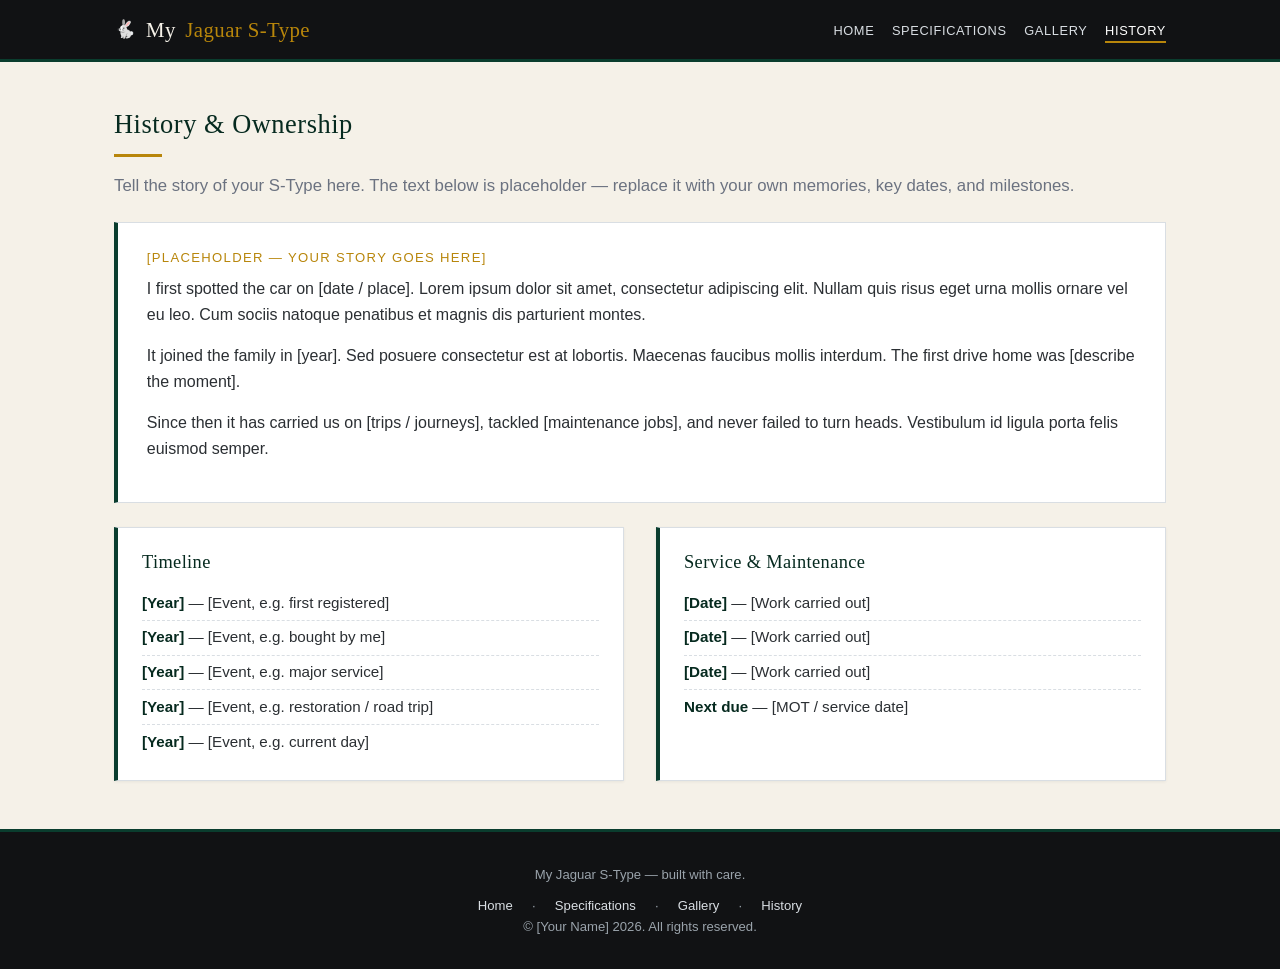
<file: history.html>
<!DOCTYPE html>
<html lang="en">
<head>
  <meta charset="UTF-8">
  <meta name="viewport" content="width=device-width, initial-scale=1.0">
  <title>History | My Jaguar S-Type</title>
  <meta name="description" content="The ownership history and story of my Jaguar S-Type.">
  <link rel="stylesheet" href="css/styles.css">
</head>
<body>

  <header class="site-header">
    <div class="header-inner">
      <a class="logo" href="index.html">
        <span class="growler">&#128007;</span>
        My <span>Jaguar S-Type</span>
      </a>
      <nav class="site-nav">
        <ul>
          <li><a href="index.html">Home</a></li>
          <li><a href="specs.html">Specifications</a></li>
          <li><a href="gallery.html">Gallery</a></li>
          <li><a href="history.html" class="active">History</a></li>
        </ul>
      </nav>
    </div>
  </header>

  <main>
    <section>
      <h2 class="section-title">History &amp; Ownership</h2>
      <p class="lead">
        Tell the story of your S-Type here. The text below is placeholder &mdash; replace
        it with your own memories, key dates, and milestones.
      </p>

      <div class="prose">
        <p class="placeholder-note">[Placeholder &mdash; your story goes here]</p>
        <p>
          I first spotted the car on [date / place]. Lorem ipsum dolor sit amet,
          consectetur adipiscing elit. Nullam quis risus eget urna mollis ornare vel eu
          leo. Cum sociis natoque penatibus et magnis dis parturient montes.
        </p>
        <p>
          It joined the family in [year]. Sed posuere consectetur est at lobortis.
          Maecenas faucibus mollis interdum. The first drive home was [describe the moment].
        </p>
        <p>
          Since then it has carried us on [trips / journeys], tackled [maintenance jobs],
          and never failed to turn heads. Vestibulum id ligula porta felis euismod semper.
        </p>
      </div>

      <div class="two-col">
        <div class="card">
          <h3>Timeline</h3>
          <ul>
            <li><strong>[Year]</strong> &mdash; [Event, e.g. first registered]</li>
            <li><strong>[Year]</strong> &mdash; [Event, e.g. bought by me]</li>
            <li><strong>[Year]</strong> &mdash; [Event, e.g. major service]</li>
            <li><strong>[Year]</strong> &mdash; [Event, e.g. restoration / road trip]</li>
            <li><strong>[Year]</strong> &mdash; [Event, e.g. current day]</li>
          </ul>
        </div>

        <div class="card">
          <h3>Service &amp; Maintenance</h3>
          <ul>
            <li><strong>[Date]</strong> &mdash; [Work carried out]</li>
            <li><strong>[Date]</strong> &mdash; [Work carried out]</li>
            <li><strong>[Date]</strong> &mdash; [Work carried out]</li>
            <li><strong>Next due</strong> &mdash; [MOT / service date]</li>
          </ul>
        </div>
      </div>
    </section>
  </main>

  <footer class="site-footer">
    <p>My Jaguar S-Type &mdash; built with care.</p>
    <p class="footer-links">
      <a href="index.html">Home</a> &middot;
      <a href="specs.html">Specifications</a> &middot;
      <a href="gallery.html">Gallery</a> &middot;
      <a href="history.html">History</a>
    </p>
    <p>&copy; [Your Name] 2026. All rights reserved.</p>
  </footer>

</body>
</html>
</file>
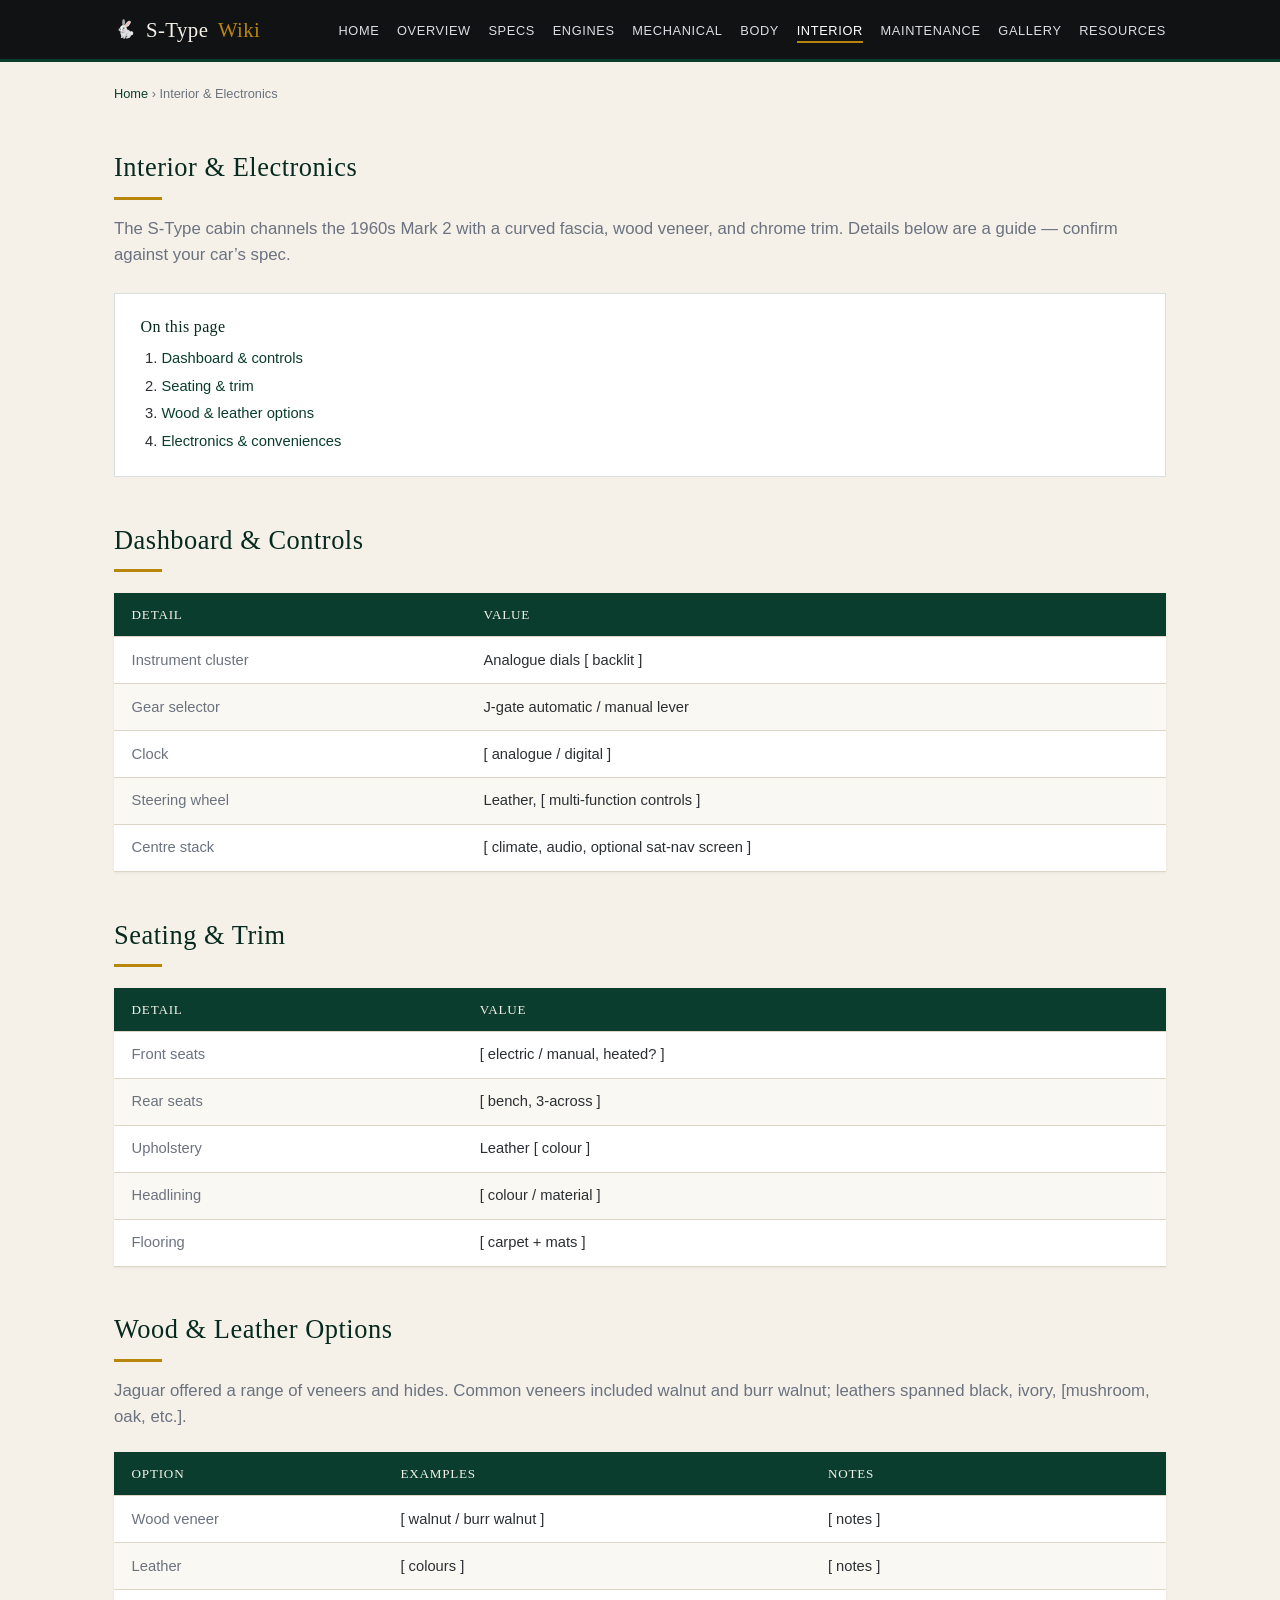
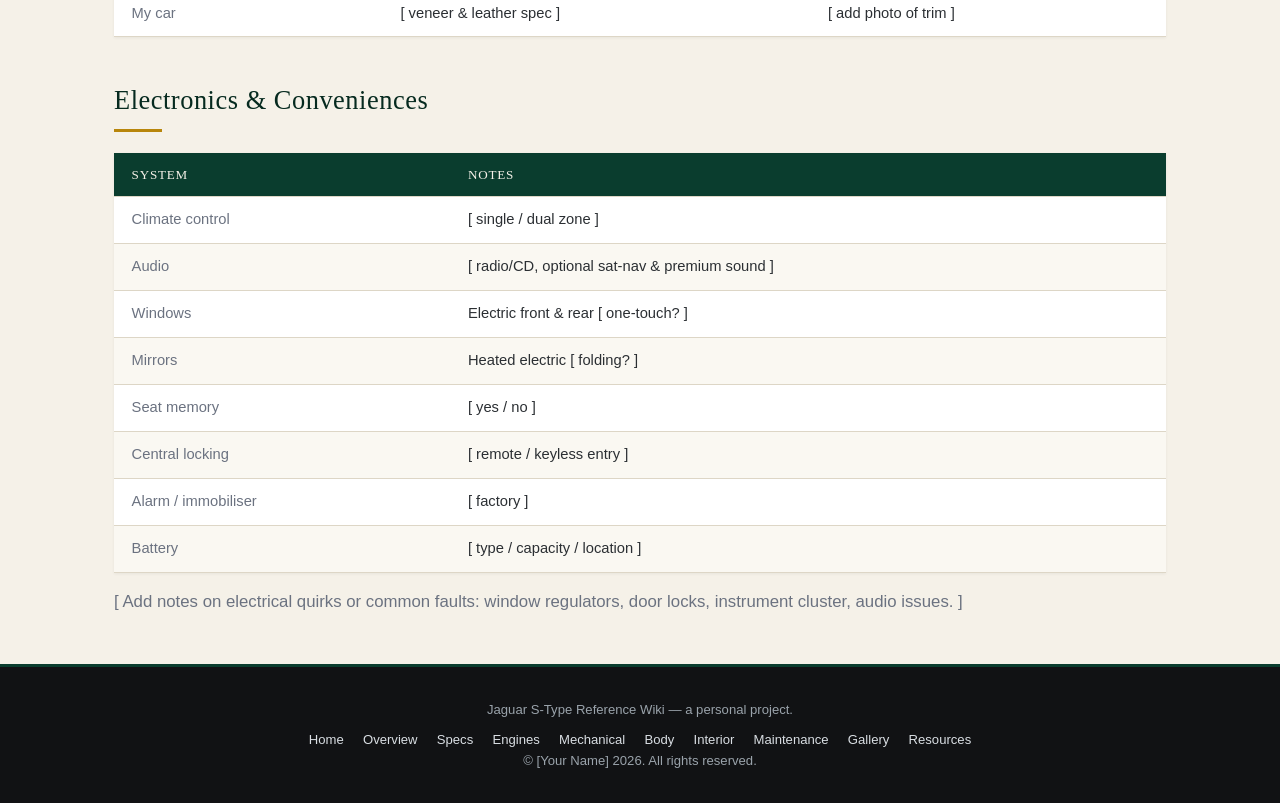
<file: interior.html>
<!DOCTYPE html>
<html lang="en">
<head>
  <meta charset="UTF-8">
  <meta name="viewport" content="width=device-width, initial-scale=1.0">
  <title>Interior &amp; Electronics | Jaguar S-Type Wiki</title>
  <meta name="description" content="Interior trim, seating, dashboard, and electrical systems of the Jaguar S-Type (X200).">
  <link rel="stylesheet" href="css/styles.css">
</head>
<body>

  <header class="site-header">
    <div class="header-inner">
      <a class="logo" href="index.html">
        <span class="growler">&#128007;</span>
        S-Type <span>Wiki</span>
      </a>
      <nav class="site-nav">
        <ul>
          <li><a href="index.html">Home</a></li>
          <li><a href="overview.html">Overview</a></li>
          <li><a href="specs.html">Specs</a></li>
          <li><a href="engines.html">Engines</a></li>
          <li><a href="mechanical.html">Mechanical</a></li>
          <li><a href="body.html">Body</a></li>
          <li><a href="interior.html" class="active">Interior</a></li>
          <li><a href="maintenance.html">Maintenance</a></li>
          <li><a href="gallery.html">Gallery</a></li>
          <li><a href="resources.html">Resources</a></li>
        </ul>
      </nav>
    </div>
  </header>

  <main>
    <p class="breadcrumb"><a href="index.html">Home</a> &rsaquo; Interior &amp; Electronics</p>

    <section>
      <h2 class="section-title">Interior &amp; Electronics</h2>
      <p class="lead">
        The S-Type cabin channels the 1960s Mark 2 with a curved fascia, wood veneer, and
        chrome trim. Details below are a guide &mdash; confirm against your car&rsquo;s spec.
      </p>

      <div class="toc">
        <h4>On this page</h4>
        <ol>
          <li><a href="#dashboard">Dashboard &amp; controls</a></li>
          <li><a href="#seating">Seating &amp; trim</a></li>
          <li><a href="#woods">Wood &amp; leather options</a></li>
          <li><a href="#electronics">Electronics &amp; conveniences</a></li>
        </ol>
      </div>
    </section>

    <section id="dashboard">
      <h2 class="section-title">Dashboard &amp; Controls</h2>
      <table class="spec-table">
        <thead>
          <tr><th>Detail</th><th>Value</th></tr>
        </thead>
        <tbody>
          <tr><td>Instrument cluster</td><td>Analogue dials [ backlit ]</td></tr>
          <tr><td>Gear selector</td><td>J-gate automatic / manual lever</td></tr>
          <tr><td>Clock</td><td>[ analogue / digital ]</td></tr>
          <tr><td>Steering wheel</td><td>Leather, [ multi-function controls ]</td></tr>
          <tr><td>Centre stack</td><td>[ climate, audio, optional sat-nav screen ]</td></tr>
        </tbody>
      </table>
    </section>

    <section id="seating">
      <h2 class="section-title">Seating &amp; Trim</h2>
      <table class="spec-table">
        <thead>
          <tr><th>Detail</th><th>Value</th></tr>
        </thead>
        <tbody>
          <tr><td>Front seats</td><td>[ electric / manual, heated? ]</td></tr>
          <tr><td>Rear seats</td><td>[ bench, 3-across ]</td></tr>
          <tr><td>Upholstery</td><td>Leather [ colour ]</td></tr>
          <tr><td>Headlining</td><td>[ colour / material ]</td></tr>
          <tr><td>Flooring</td><td>[ carpet + mats ]</td></tr>
        </tbody>
      </table>
    </section>

    <section id="woods">
      <h2 class="section-title">Wood &amp; Leather Options</h2>
      <p class="lead">
        Jaguar offered a range of veneers and hides. Common veneers included walnut and
        burr walnut; leathers spanned black, ivory, [mushroom, oak, etc.].
      </p>
      <table class="spec-table">
        <thead>
          <tr><th>Option</th><th>Examples</th><th>Notes</th></tr>
        </thead>
        <tbody>
          <tr><td>Wood veneer</td><td>[ walnut / burr walnut ]</td><td>[ notes ]</td></tr>
          <tr><td>Leather</td><td>[ colours ]</td><td>[ notes ]</td></tr>
          <tr><td>My car</td><td>[ veneer &amp; leather spec ]</td><td>[ add photo of trim ]</td></tr>
        </tbody>
      </table>
    </section>

    <section id="electronics">
      <h2 class="section-title">Electronics &amp; Conveniences</h2>
      <table class="spec-table">
        <thead>
          <tr><th>System</th><th>Notes</th></tr>
        </thead>
        <tbody>
          <tr><td>Climate control</td><td>[ single / dual zone ]</td></tr>
          <tr><td>Audio</td><td>[ radio/CD, optional sat-nav &amp; premium sound ]</td></tr>
          <tr><td>Windows</td><td>Electric front &amp; rear [ one-touch? ]</td></tr>
          <tr><td>Mirrors</td><td>Heated electric [ folding? ]</td></tr>
          <tr><td>Seat memory</td><td>[ yes / no ]</td></tr>
          <tr><td>Central locking</td><td>[ remote / keyless entry ]</td></tr>
          <tr><td>Alarm / immobiliser</td><td>[ factory ]</td></tr>
          <tr><td>Battery</td><td>[ type / capacity / location ]</td></tr>
        </tbody>
      </table>
      <p class="lead">
        [ Add notes on electrical quirks or common faults: window regulators, door locks,
        instrument cluster, audio issues. ]
      </p>
    </section>
  </main>

  <footer class="site-footer">
    <p>Jaguar S-Type Reference Wiki &mdash; a personal project.</p>
    <nav class="footer-links">
      <a href="index.html">Home</a>
      <a href="overview.html">Overview</a>
      <a href="specs.html">Specs</a>
      <a href="engines.html">Engines</a>
      <a href="mechanical.html">Mechanical</a>
      <a href="body.html">Body</a>
      <a href="interior.html">Interior</a>
      <a href="maintenance.html">Maintenance</a>
      <a href="gallery.html">Gallery</a>
      <a href="resources.html">Resources</a>
    </nav>
    <p>&copy; [Your Name] 2026. All rights reserved.</p>
  </footer>

</body>
</html>
</file>
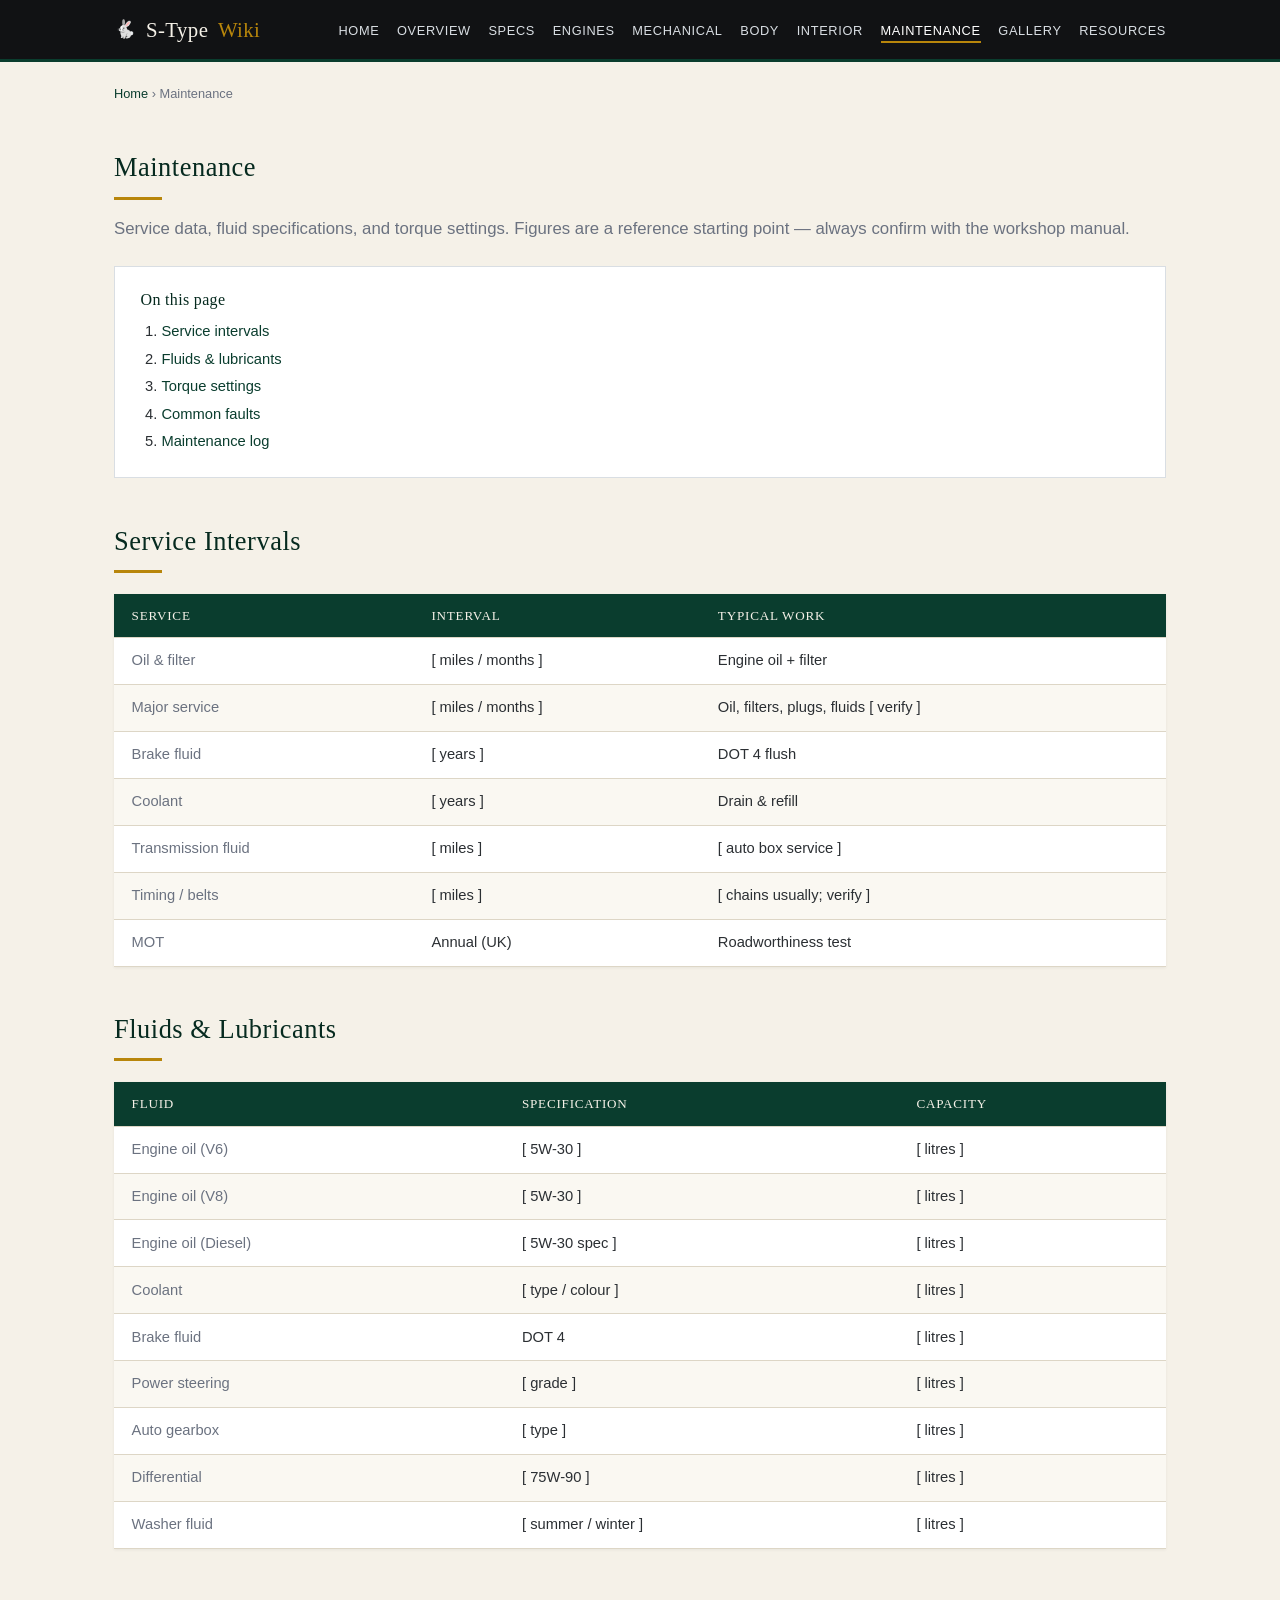
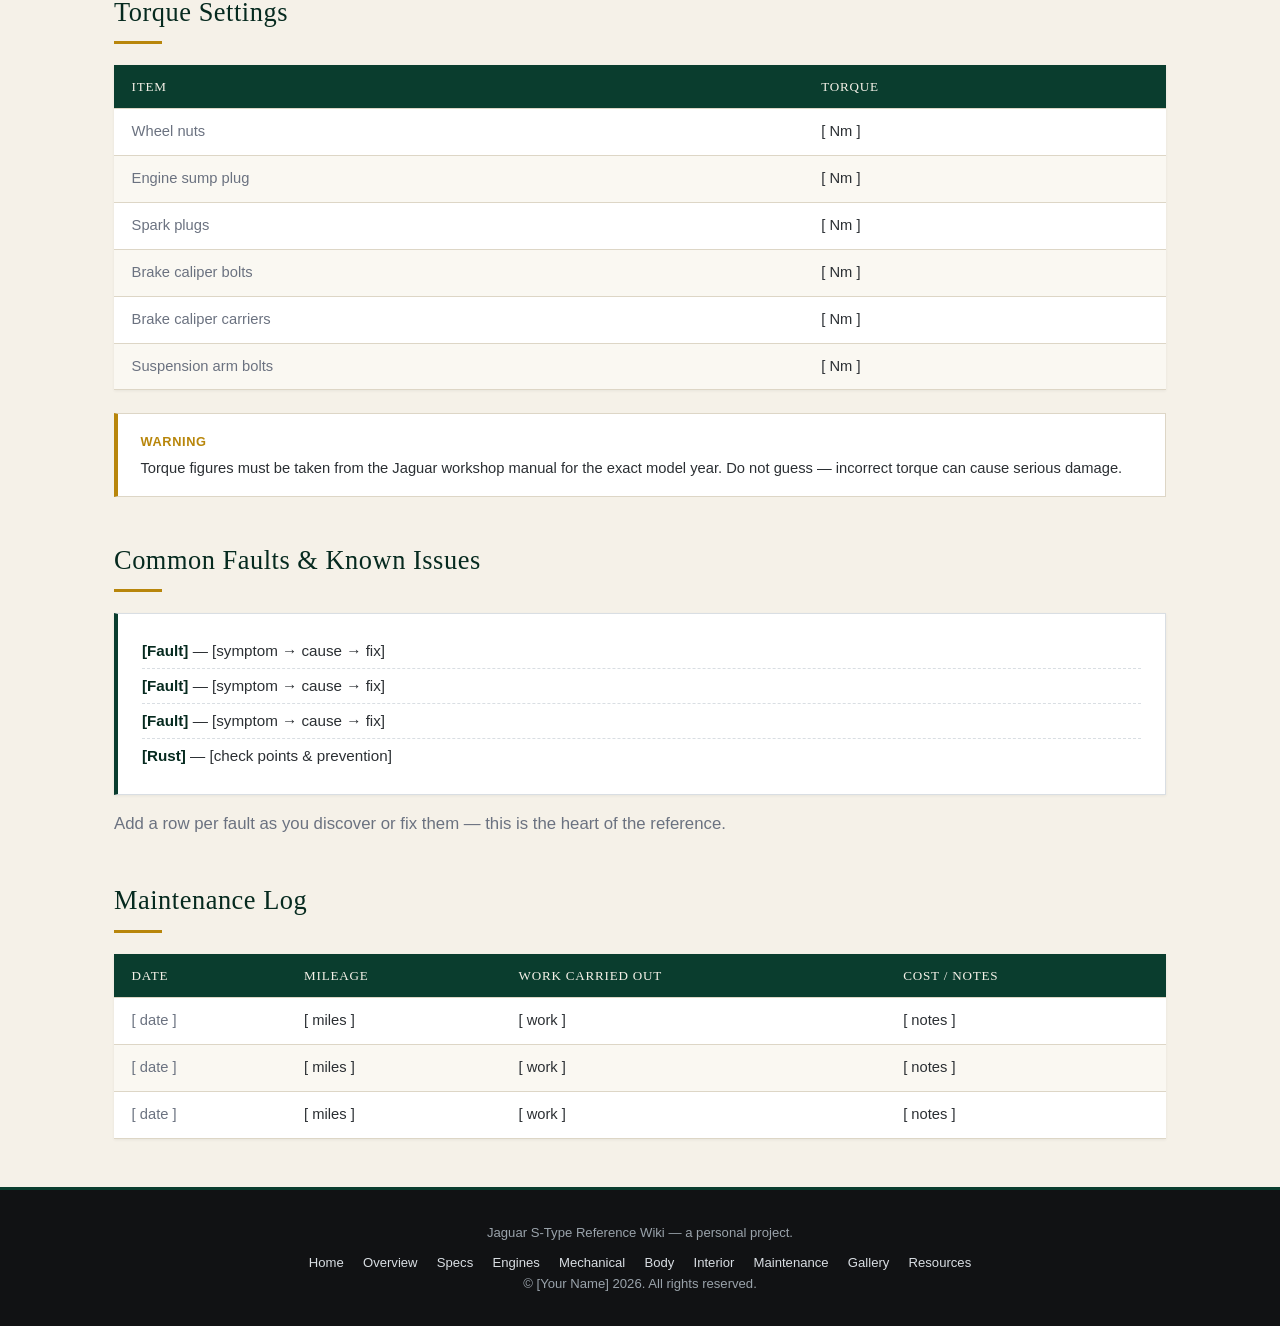
<file: maintenance.html>
<!DOCTYPE html>
<html lang="en">
<head>
  <meta charset="UTF-8">
  <meta name="viewport" content="width=device-width, initial-scale=1.0">
  <title>Maintenance | Jaguar S-Type Wiki</title>
  <meta name="description" content="Service intervals, fluids, torque settings, and common faults for the Jaguar S-Type (X200).">
  <link rel="stylesheet" href="css/styles.css">
</head>
<body>

  <header class="site-header">
    <div class="header-inner">
      <a class="logo" href="index.html">
        <span class="growler">&#128007;</span>
        S-Type <span>Wiki</span>
      </a>
      <nav class="site-nav">
        <ul>
          <li><a href="index.html">Home</a></li>
          <li><a href="overview.html">Overview</a></li>
          <li><a href="specs.html">Specs</a></li>
          <li><a href="engines.html">Engines</a></li>
          <li><a href="mechanical.html">Mechanical</a></li>
          <li><a href="body.html">Body</a></li>
          <li><a href="interior.html">Interior</a></li>
          <li><a href="maintenance.html" class="active">Maintenance</a></li>
          <li><a href="gallery.html">Gallery</a></li>
          <li><a href="resources.html">Resources</a></li>
        </ul>
      </nav>
    </div>
  </header>

  <main>
    <p class="breadcrumb"><a href="index.html">Home</a> &rsaquo; Maintenance</p>

    <section>
      <h2 class="section-title">Maintenance</h2>
      <p class="lead">
        Service data, fluid specifications, and torque settings. Figures are a reference
        starting point &mdash; always confirm with the workshop manual.
      </p>

      <div class="toc">
        <h4>On this page</h4>
        <ol>
          <li><a href="#intervals">Service intervals</a></li>
          <li><a href="#fluids">Fluids &amp; lubricants</a></li>
          <li><a href="#torque">Torque settings</a></li>
          <li><a href="#faults">Common faults</a></li>
          <li><a href="#log">Maintenance log</a></li>
        </ol>
      </div>
    </section>

    <section id="intervals">
      <h2 class="section-title">Service Intervals</h2>
      <table class="spec-table">
        <thead>
          <tr><th>Service</th><th>Interval</th><th>Typical work</th></tr>
        </thead>
        <tbody>
          <tr><td>Oil &amp; filter</td><td>[ miles / months ]</td><td>Engine oil + filter</td></tr>
          <tr><td>Major service</td><td>[ miles / months ]</td><td>Oil, filters, plugs, fluids [ verify ]</td></tr>
          <tr><td>Brake fluid</td><td>[ years ]</td><td>DOT 4 flush</td></tr>
          <tr><td>Coolant</td><td>[ years ]</td><td>Drain &amp; refill</td></tr>
          <tr><td>Transmission fluid</td><td>[ miles ]</td><td>[ auto box service ]</td></tr>
          <tr><td>Timing / belts</td><td>[ miles ]</td><td>[ chains usually; verify ]</td></tr>
          <tr><td>MOT</td><td>Annual (UK)</td><td>Roadworthiness test</td></tr>
        </tbody>
      </table>
    </section>

    <section id="fluids">
      <h2 class="section-title">Fluids &amp; Lubricants</h2>
      <table class="spec-table">
        <thead>
          <tr><th>Fluid</th><th>Specification</th><th>Capacity</th></tr>
        </thead>
        <tbody>
          <tr><td>Engine oil (V6)</td><td>[ 5W-30 ]</td><td>[ litres ]</td></tr>
          <tr><td>Engine oil (V8)</td><td>[ 5W-30 ]</td><td>[ litres ]</td></tr>
          <tr><td>Engine oil (Diesel)</td><td>[ 5W-30 spec ]</td><td>[ litres ]</td></tr>
          <tr><td>Coolant</td><td>[ type / colour ]</td><td>[ litres ]</td></tr>
          <tr><td>Brake fluid</td><td>DOT 4</td><td>[ litres ]</td></tr>
          <tr><td>Power steering</td><td>[ grade ]</td><td>[ litres ]</td></tr>
          <tr><td>Auto gearbox</td><td>[ type ]</td><td>[ litres ]</td></tr>
          <tr><td>Differential</td><td>[ 75W-90 ]</td><td>[ litres ]</td></tr>
          <tr><td>Washer fluid</td><td>[ summer / winter ]</td><td>[ litres ]</td></tr>
        </tbody>
      </table>
    </section>

    <section id="torque">
      <h2 class="section-title">Torque Settings</h2>
      <table class="spec-table">
        <thead>
          <tr><th>Item</th><th>Torque</th></tr>
        </thead>
        <tbody>
          <tr><td>Wheel nuts</td><td>[ Nm ]</td></tr>
          <tr><td>Engine sump plug</td><td>[ Nm ]</td></tr>
          <tr><td>Spark plugs</td><td>[ Nm ]</td></tr>
          <tr><td>Brake caliper bolts</td><td>[ Nm ]</td></tr>
          <tr><td>Brake caliper carriers</td><td>[ Nm ]</td></tr>
          <tr><td>Suspension arm bolts</td><td>[ Nm ]</td></tr>
        </tbody>
      </table>
      <div class="callout">
        <strong>Warning</strong>
        <p>
          Torque figures must be taken from the Jaguar workshop manual for the exact model
          year. Do not guess &mdash; incorrect torque can cause serious damage.
        </p>
      </div>
    </section>

    <section id="faults">
      <h2 class="section-title">Common Faults &amp; Known Issues</h2>
      <div class="card" style="margin-top:1.3rem;">
        <ul>
          <li><strong>[Fault]</strong> &mdash; [symptom &rarr; cause &rarr; fix]</li>
          <li><strong>[Fault]</strong> &mdash; [symptom &rarr; cause &rarr; fix]</li>
          <li><strong>[Fault]</strong> &mdash; [symptom &rarr; cause &rarr; fix]</li>
          <li><strong>[Rust]</strong> &mdash; [check points &amp; prevention]</li>
        </ul>
      </div>
      <p class="lead">
        Add a row per fault as you discover or fix them &mdash; this is the heart of the
        reference.
      </p>
    </section>

    <section id="log">
      <h2 class="section-title">Maintenance Log</h2>
      <table class="spec-table">
        <thead>
          <tr><th>Date</th><th>Mileage</th><th>Work carried out</th><th>Cost / notes</th></tr>
        </thead>
        <tbody>
          <tr><td>[ date ]</td><td>[ miles ]</td><td>[ work ]</td><td>[ notes ]</td></tr>
          <tr><td>[ date ]</td><td>[ miles ]</td><td>[ work ]</td><td>[ notes ]</td></tr>
          <tr><td>[ date ]</td><td>[ miles ]</td><td>[ work ]</td><td>[ notes ]</td></tr>
        </tbody>
      </table>
    </section>
  </main>

  <footer class="site-footer">
    <p>Jaguar S-Type Reference Wiki &mdash; a personal project.</p>
    <nav class="footer-links">
      <a href="index.html">Home</a>
      <a href="overview.html">Overview</a>
      <a href="specs.html">Specs</a>
      <a href="engines.html">Engines</a>
      <a href="mechanical.html">Mechanical</a>
      <a href="body.html">Body</a>
      <a href="interior.html">Interior</a>
      <a href="maintenance.html">Maintenance</a>
      <a href="gallery.html">Gallery</a>
      <a href="resources.html">Resources</a>
    </nav>
    <p>&copy; [Your Name] 2026. All rights reserved.</p>
  </footer>

</body>
</html>
</file>
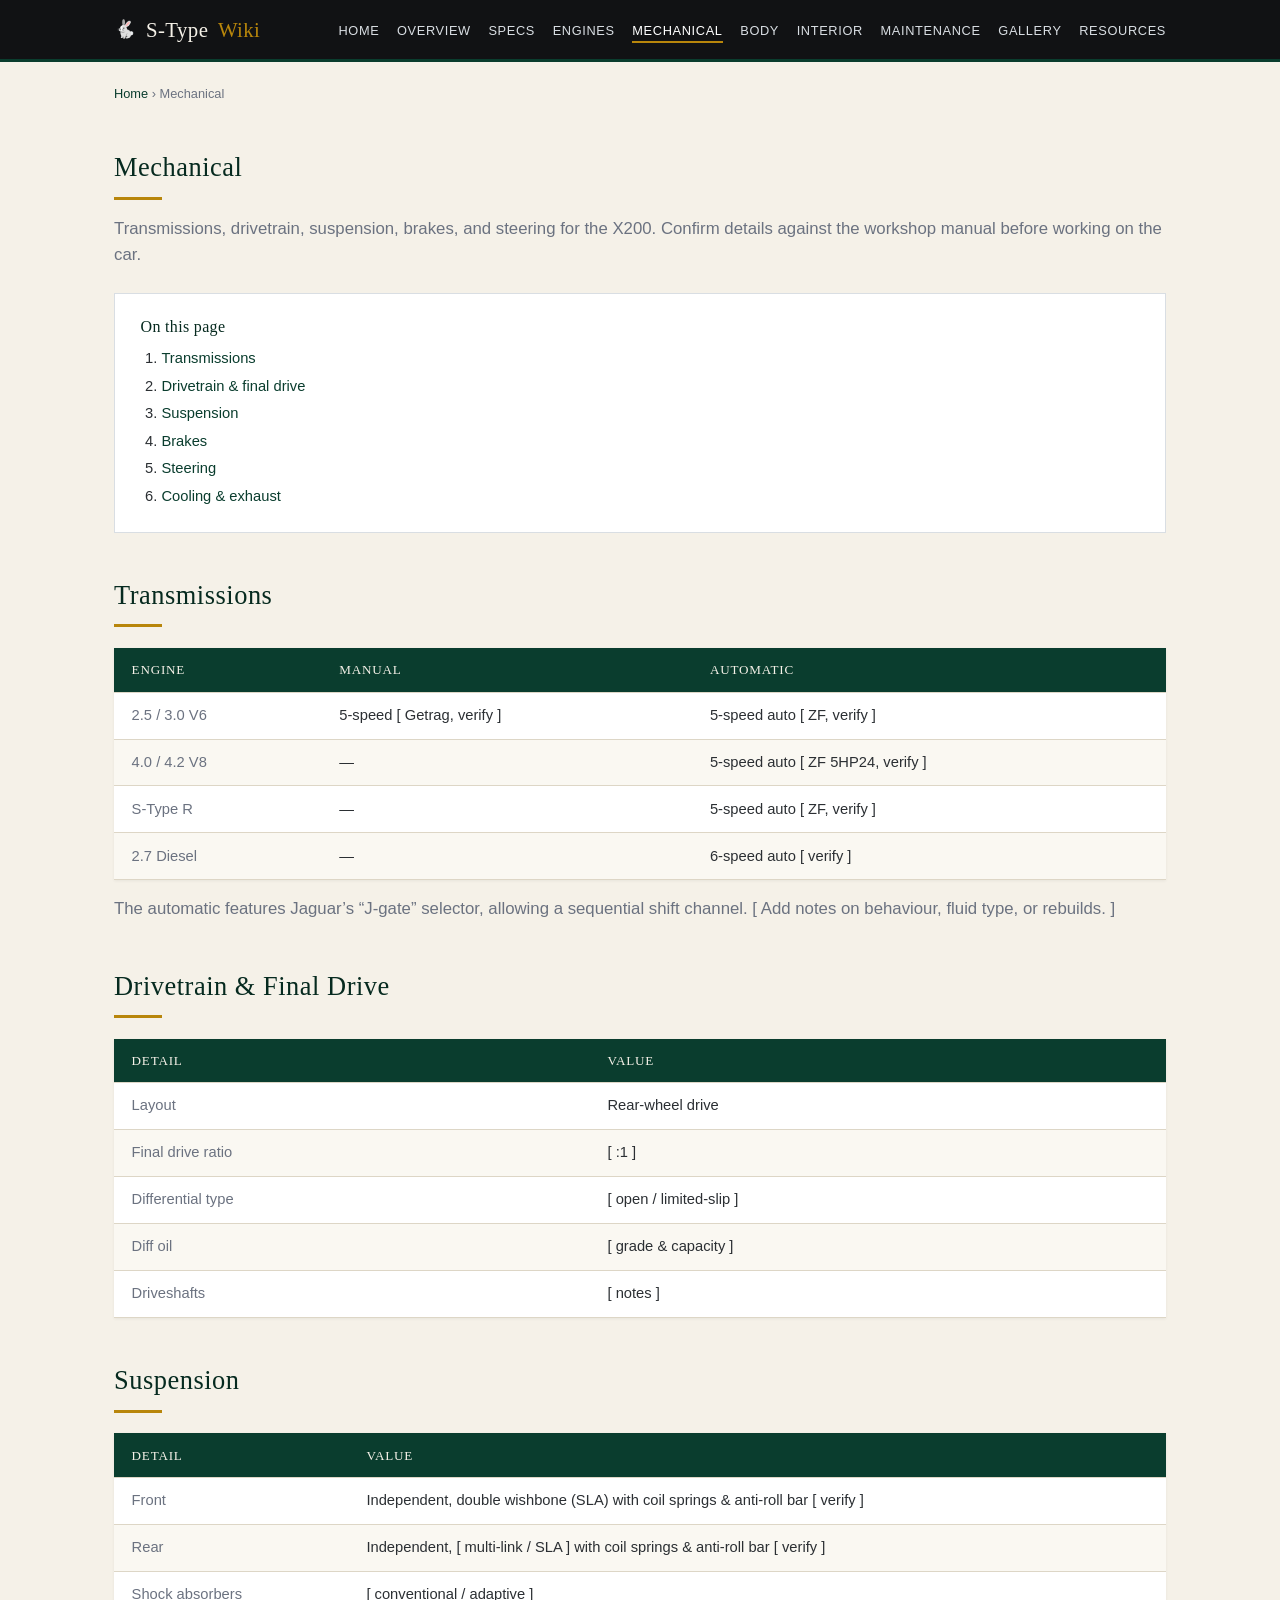
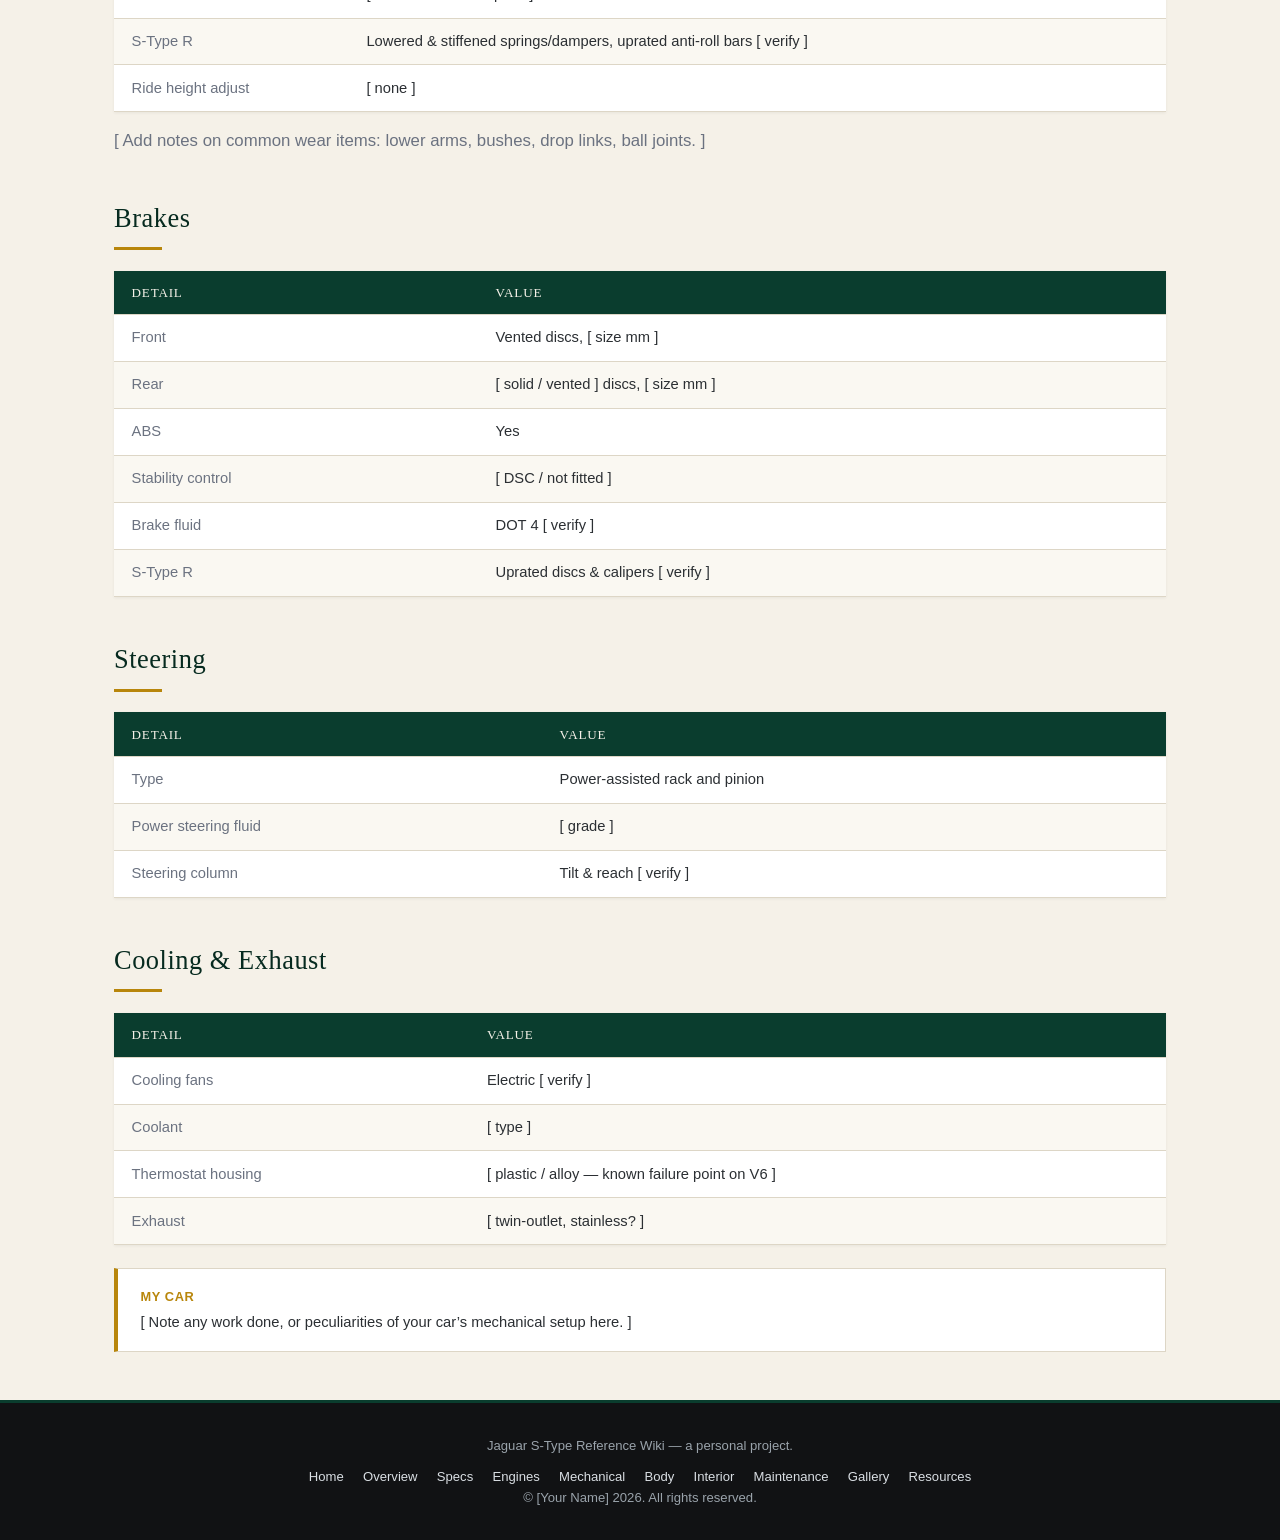
<file: mechanical.html>
<!DOCTYPE html>
<html lang="en">
<head>
  <meta charset="UTF-8">
  <meta name="viewport" content="width=device-width, initial-scale=1.0">
  <title>Mechanical | Jaguar S-Type Wiki</title>
  <meta name="description" content="Transmission, drivetrain, suspension, brakes, and steering data for the Jaguar S-Type (X200).">
  <link rel="stylesheet" href="css/styles.css">
</head>
<body>

  <header class="site-header">
    <div class="header-inner">
      <a class="logo" href="index.html">
        <span class="growler">&#128007;</span>
        S-Type <span>Wiki</span>
      </a>
      <nav class="site-nav">
        <ul>
          <li><a href="index.html">Home</a></li>
          <li><a href="overview.html">Overview</a></li>
          <li><a href="specs.html">Specs</a></li>
          <li><a href="engines.html">Engines</a></li>
          <li><a href="mechanical.html" class="active">Mechanical</a></li>
          <li><a href="body.html">Body</a></li>
          <li><a href="interior.html">Interior</a></li>
          <li><a href="maintenance.html">Maintenance</a></li>
          <li><a href="gallery.html">Gallery</a></li>
          <li><a href="resources.html">Resources</a></li>
        </ul>
      </nav>
    </div>
  </header>

  <main>
    <p class="breadcrumb"><a href="index.html">Home</a> &rsaquo; Mechanical</p>

    <section>
      <h2 class="section-title">Mechanical</h2>
      <p class="lead">
        Transmissions, drivetrain, suspension, brakes, and steering for the X200. Confirm
        details against the workshop manual before working on the car.
      </p>

      <div class="toc">
        <h4>On this page</h4>
        <ol>
          <li><a href="#transmissions">Transmissions</a></li>
          <li><a href="#drivetrain">Drivetrain &amp; final drive</a></li>
          <li><a href="#suspension">Suspension</a></li>
          <li><a href="#brakes">Brakes</a></li>
          <li><a href="#steering">Steering</a></li>
          <li><a href="#cooling">Cooling &amp; exhaust</a></li>
        </ol>
      </div>
    </section>

    <section id="transmissions">
      <h2 class="section-title">Transmissions</h2>
      <table class="spec-table">
        <thead>
          <tr><th>Engine</th><th>Manual</th><th>Automatic</th></tr>
        </thead>
        <tbody>
          <tr><td>2.5 / 3.0 V6</td><td>5-speed [ Getrag, verify ]</td><td>5-speed auto [ ZF, verify ]</td></tr>
          <tr><td>4.0 / 4.2 V8</td><td>&mdash;</td><td>5-speed auto [ ZF 5HP24, verify ]</td></tr>
          <tr><td>S-Type R</td><td>&mdash;</td><td>5-speed auto [ ZF, verify ]</td></tr>
          <tr><td>2.7 Diesel</td><td>&mdash;</td><td>6-speed auto [ verify ]</td></tr>
        </tbody>
      </table>
      <p class="lead">
        The automatic features Jaguar&rsquo;s &ldquo;J-gate&rdquo; selector, allowing a
        sequential shift channel. [ Add notes on behaviour, fluid type, or rebuilds. ]
      </p>
    </section>

    <section id="drivetrain">
      <h2 class="section-title">Drivetrain &amp; Final Drive</h2>
      <table class="spec-table">
        <thead>
          <tr><th>Detail</th><th>Value</th></tr>
        </thead>
        <tbody>
          <tr><td>Layout</td><td>Rear-wheel drive</td></tr>
          <tr><td>Final drive ratio</td><td>[ :1 ]</td></tr>
          <tr><td>Differential type</td><td>[ open / limited-slip ]</td></tr>
          <tr><td>Diff oil</td><td>[ grade &amp; capacity ]</td></tr>
          <tr><td>Driveshafts</td><td>[ notes ]</td></tr>
        </tbody>
      </table>
    </section>

    <section id="suspension">
      <h2 class="section-title">Suspension</h2>
      <table class="spec-table">
        <thead>
          <tr><th>Detail</th><th>Value</th></tr>
        </thead>
        <tbody>
          <tr><td>Front</td><td>Independent, double wishbone (SLA) with coil springs &amp; anti-roll bar [ verify ]</td></tr>
          <tr><td>Rear</td><td>Independent, [ multi-link / SLA ] with coil springs &amp; anti-roll bar [ verify ]</td></tr>
          <tr><td>Shock absorbers</td><td>[ conventional / adaptive ]</td></tr>
          <tr><td>S-Type R</td><td>Lowered &amp; stiffened springs/dampers, uprated anti-roll bars [ verify ]</td></tr>
          <tr><td>Ride height adjust</td><td>[ none ]</td></tr>
        </tbody>
      </table>
      <p class="lead">
        [ Add notes on common wear items: lower arms, bushes, drop links, ball joints. ]
      </p>
    </section>

    <section id="brakes">
      <h2 class="section-title">Brakes</h2>
      <table class="spec-table">
        <thead>
          <tr><th>Detail</th><th>Value</th></tr>
        </thead>
        <tbody>
          <tr><td>Front</td><td>Vented discs, [ size mm ]</td></tr>
          <tr><td>Rear</td><td>[ solid / vented ] discs, [ size mm ]</td></tr>
          <tr><td>ABS</td><td>Yes</td></tr>
          <tr><td>Stability control</td><td>[ DSC / not fitted ]</td></tr>
          <tr><td>Brake fluid</td><td>DOT 4 [ verify ]</td></tr>
          <tr><td>S-Type R</td><td>Uprated discs &amp; calipers [ verify ]</td></tr>
        </tbody>
      </table>
    </section>

    <section id="steering">
      <h2 class="section-title">Steering</h2>
      <table class="spec-table">
        <thead>
          <tr><th>Detail</th><th>Value</th></tr>
        </thead>
        <tbody>
          <tr><td>Type</td><td>Power-assisted rack and pinion</td></tr>
          <tr><td>Power steering fluid</td><td>[ grade ]</td></tr>
          <tr><td>Steering column</td><td>Tilt &amp; reach [ verify ]</td></tr>
        </tbody>
      </table>
    </section>

    <section id="cooling">
      <h2 class="section-title">Cooling &amp; Exhaust</h2>
      <table class="spec-table">
        <thead>
          <tr><th>Detail</th><th>Value</th></tr>
        </thead>
        <tbody>
          <tr><td>Cooling fans</td><td>Electric [ verify ]</td></tr>
          <tr><td>Coolant</td><td>[ type ]</td></tr>
          <tr><td>Thermostat housing</td><td>[ plastic / alloy &mdash; known failure point on V6 ]</td></tr>
          <tr><td>Exhaust</td><td>[ twin-outlet, stainless? ]</td></tr>
        </tbody>
      </table>

      <div class="callout">
        <strong>My car</strong>
        <p>
          [ Note any work done, or peculiarities of your car&rsquo;s mechanical setup here. ]
        </p>
      </div>
    </section>
  </main>

  <footer class="site-footer">
    <p>Jaguar S-Type Reference Wiki &mdash; a personal project.</p>
    <nav class="footer-links">
      <a href="index.html">Home</a>
      <a href="overview.html">Overview</a>
      <a href="specs.html">Specs</a>
      <a href="engines.html">Engines</a>
      <a href="mechanical.html">Mechanical</a>
      <a href="body.html">Body</a>
      <a href="interior.html">Interior</a>
      <a href="maintenance.html">Maintenance</a>
      <a href="gallery.html">Gallery</a>
      <a href="resources.html">Resources</a>
    </nav>
    <p>&copy; [Your Name] 2026. All rights reserved.</p>
  </footer>

</body>
</html>
</file>
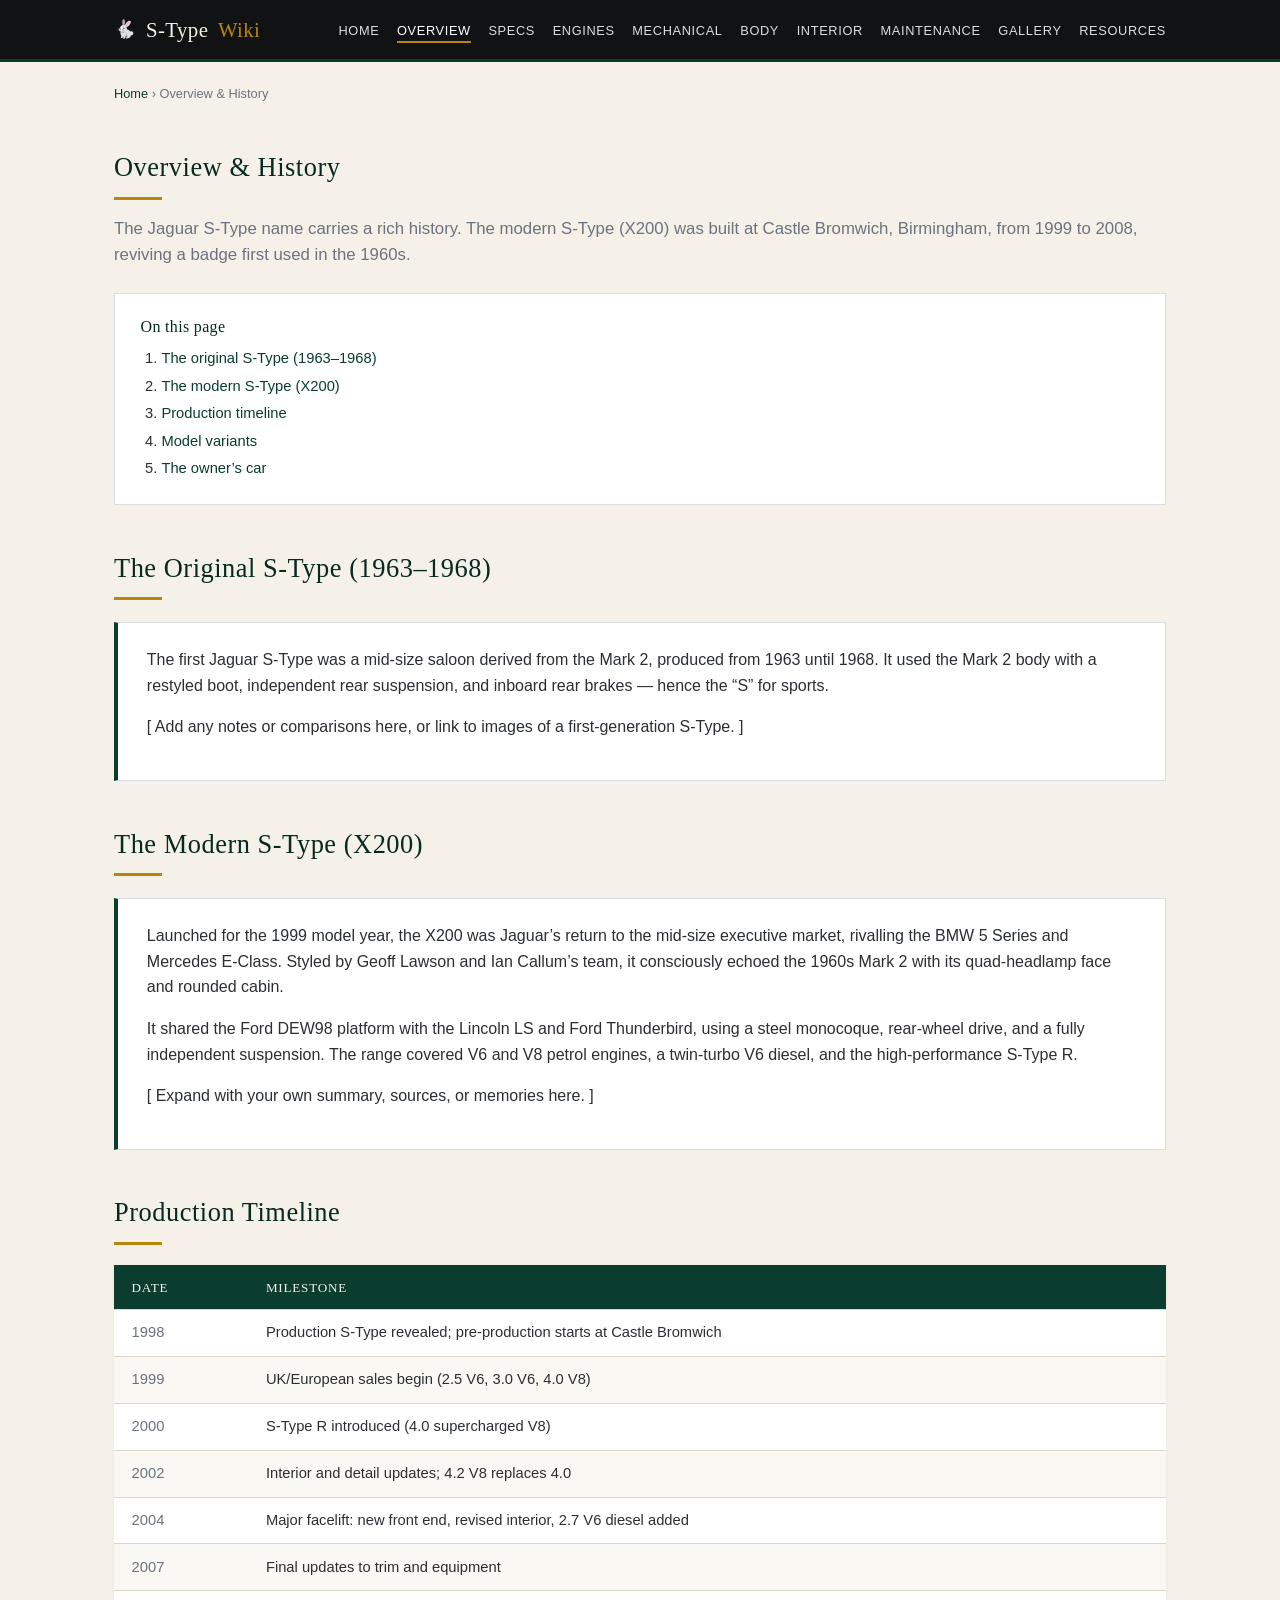
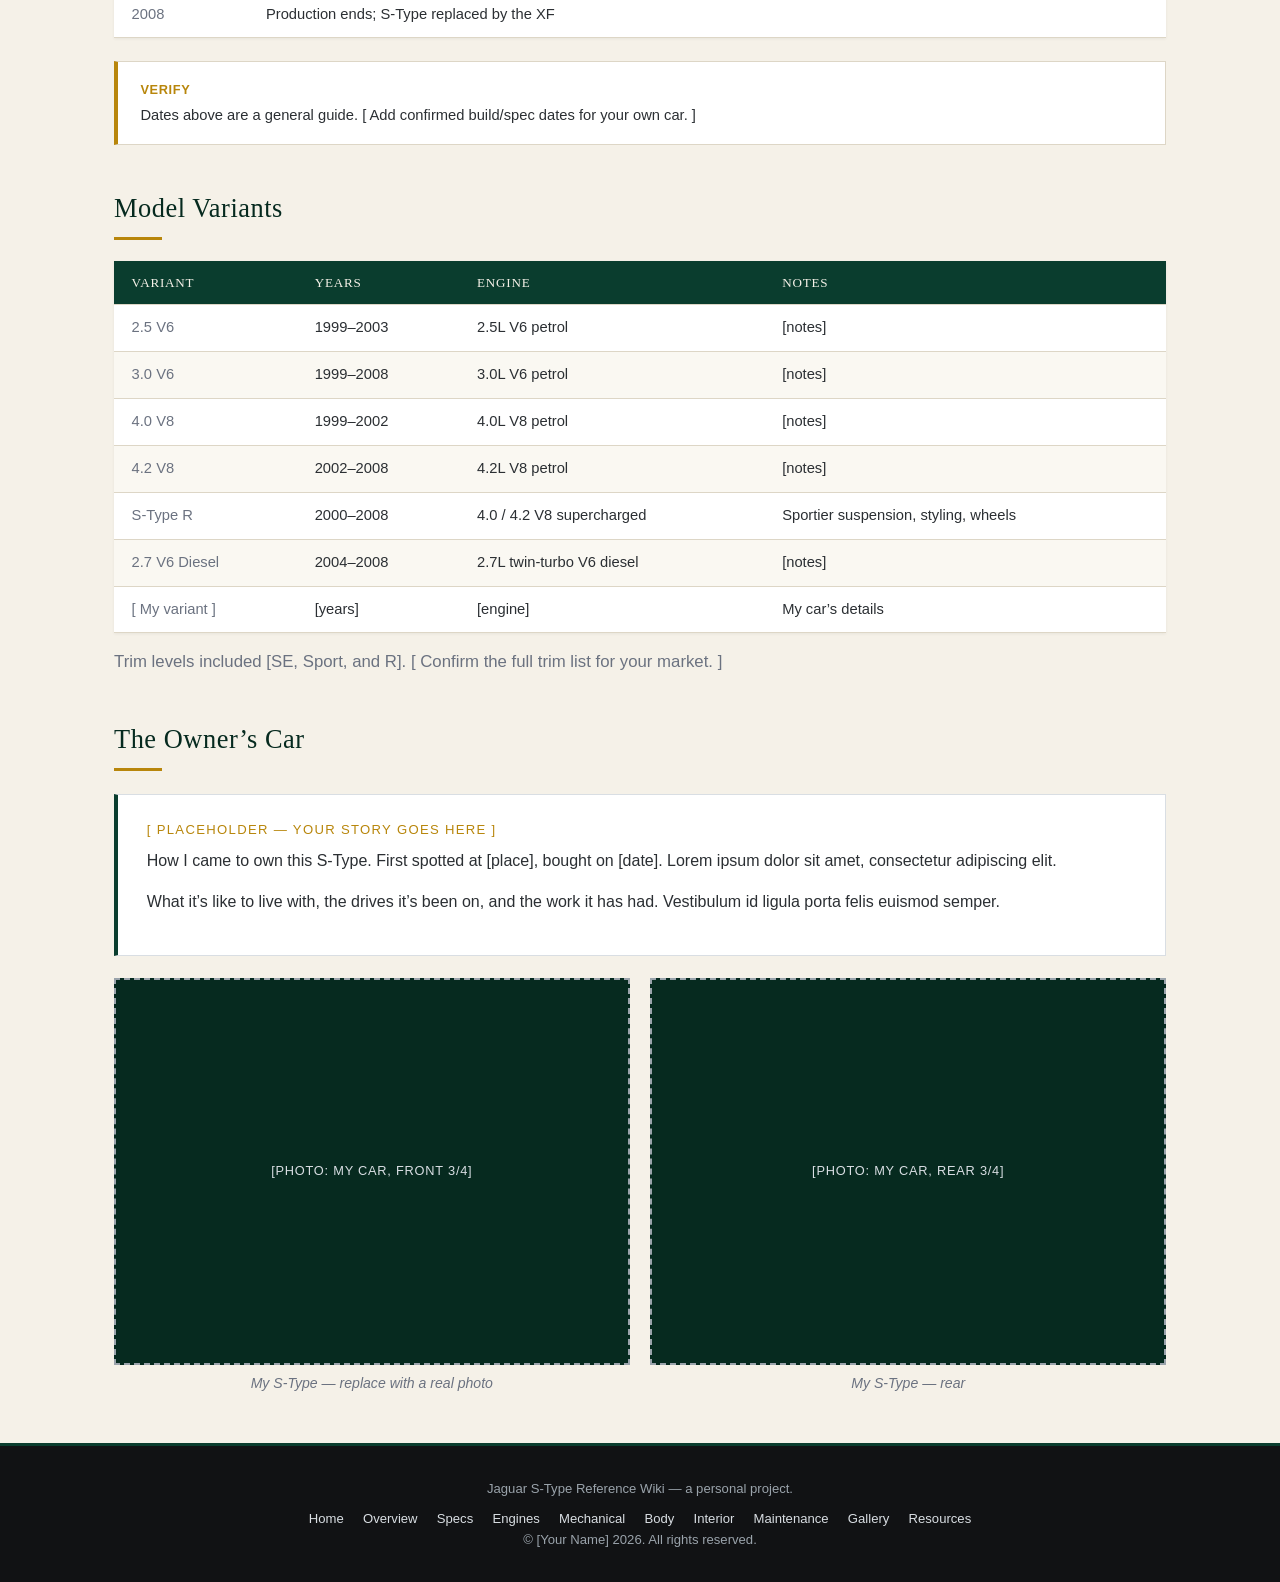
<file: overview.html>
<!DOCTYPE html>
<html lang="en">
<head>
  <meta charset="UTF-8">
  <meta name="viewport" content="width=device-width, initial-scale=1.0">
  <title>Overview &amp; History | Jaguar S-Type Wiki</title>
  <meta name="description" content="Model history and variants of the Jaguar S-Type (X200).">
  <link rel="stylesheet" href="css/styles.css">
</head>
<body>

  <header class="site-header">
    <div class="header-inner">
      <a class="logo" href="index.html">
        <span class="growler">&#128007;</span>
        S-Type <span>Wiki</span>
      </a>
      <nav class="site-nav">
        <ul>
          <li><a href="index.html">Home</a></li>
          <li><a href="overview.html" class="active">Overview</a></li>
          <li><a href="specs.html">Specs</a></li>
          <li><a href="engines.html">Engines</a></li>
          <li><a href="mechanical.html">Mechanical</a></li>
          <li><a href="body.html">Body</a></li>
          <li><a href="interior.html">Interior</a></li>
          <li><a href="maintenance.html">Maintenance</a></li>
          <li><a href="gallery.html">Gallery</a></li>
          <li><a href="resources.html">Resources</a></li>
        </ul>
      </nav>
    </div>
  </header>

  <main>
    <p class="breadcrumb"><a href="index.html">Home</a> &rsaquo; Overview &amp; History</p>

    <section>
      <h2 class="section-title">Overview &amp; History</h2>
      <p class="lead">
        The Jaguar S-Type name carries a rich history. The modern S-Type (X200) was built
        at Castle Bromwich, Birmingham, from 1999 to 2008, reviving a badge first used in
        the 1960s.
      </p>

      <div class="toc">
        <h4>On this page</h4>
        <ol>
          <li><a href="#original">The original S-Type (1963&ndash;1968)</a></li>
          <li><a href="#revival">The modern S-Type (X200)</a></li>
          <li><a href="#timeline">Production timeline</a></li>
          <li><a href="#variants">Model variants</a></li>
          <li><a href="#ownercar">The owner&rsquo;s car</a></li>
        </ol>
      </div>
    </section>

    <section id="original">
      <h2 class="section-title">The Original S-Type (1963&ndash;1968)</h2>
      <div class="prose">
        <p>
          The first Jaguar S-Type was a mid-size saloon derived from the Mark 2, produced
          from 1963 until 1968. It used the Mark 2 body with a restyled boot, independent
          rear suspension, and inboard rear brakes &mdash; hence the &ldquo;S&rdquo; for
          sports.
        </p>
        <p>
          [ Add any notes or comparisons here, or link to images of a first-generation S-Type. ]
        </p>
      </div>
    </section>

    <section id="revival">
      <h2 class="section-title">The Modern S-Type (X200)</h2>
      <div class="prose">
        <p>
          Launched for the 1999 model year, the X200 was Jaguar&rsquo;s return to the
          mid-size executive market, rivalling the BMW 5 Series and Mercedes E-Class.
          Styled by Geoff Lawson and Ian Callum&rsquo;s team, it consciously echoed the
          1960s Mark 2 with its quad-headlamp face and rounded cabin.
        </p>
        <p>
          It shared the Ford DEW98 platform with the Lincoln LS and Ford Thunderbird,
          using a steel monocoque, rear-wheel drive, and a fully independent suspension.
          The range covered V6 and V8 petrol engines, a twin-turbo V6 diesel, and the
          high-performance S-Type R.
        </p>
        <p>
          [ Expand with your own summary, sources, or memories here. ]
        </p>
      </div>
    </section>

    <section id="timeline">
      <h2 class="section-title">Production Timeline</h2>
      <table class="spec-table">
        <thead>
          <tr><th>Date</th><th>Milestone</th></tr>
        </thead>
        <tbody>
          <tr><td>1998</td><td>Production S-Type revealed; pre-production starts at Castle Bromwich</td></tr>
          <tr><td>1999</td><td>UK/European sales begin (2.5 V6, 3.0 V6, 4.0 V8)</td></tr>
          <tr><td>2000</td><td>S-Type R introduced (4.0 supercharged V8)</td></tr>
          <tr><td>2002</td><td>Interior and detail updates; 4.2 V8 replaces 4.0</td></tr>
          <tr><td>2004</td><td>Major facelift: new front end, revised interior, 2.7 V6 diesel added</td></tr>
          <tr><td>2007</td><td>Final updates to trim and equipment</td></tr>
          <tr><td>2008</td><td>Production ends; S-Type replaced by the XF</td></tr>
        </tbody>
      </table>
      <div class="callout">
        <strong>Verify</strong>
        <p>
          Dates above are a general guide. [ Add confirmed build/spec dates for your own car. ]
        </p>
      </div>
    </section>

    <section id="variants">
      <h2 class="section-title">Model Variants</h2>
      <table class="spec-table">
        <thead>
          <tr><th>Variant</th><th>Years</th><th>Engine</th><th>Notes</th></tr>
        </thead>
        <tbody>
          <tr><td>2.5 V6</td><td>1999&ndash;2003</td><td>2.5L V6 petrol</td><td>[notes]</td></tr>
          <tr><td>3.0 V6</td><td>1999&ndash;2008</td><td>3.0L V6 petrol</td><td>[notes]</td></tr>
          <tr><td>4.0 V8</td><td>1999&ndash;2002</td><td>4.0L V8 petrol</td><td>[notes]</td></tr>
          <tr><td>4.2 V8</td><td>2002&ndash;2008</td><td>4.2L V8 petrol</td><td>[notes]</td></tr>
          <tr><td>S-Type R</td><td>2000&ndash;2008</td><td>4.0 / 4.2 V8 supercharged</td><td>Sportier suspension, styling, wheels</td></tr>
          <tr><td>2.7 V6 Diesel</td><td>2004&ndash;2008</td><td>2.7L twin-turbo V6 diesel</td><td>[notes]</td></tr>
          <tr><td>[ My variant ]</td><td>[years]</td><td>[engine]</td><td>My car&rsquo;s details</td></tr>
        </tbody>
      </table>
      <p class="lead">
        Trim levels included [SE, Sport, and R]. [ Confirm the full trim list for your market. ]
      </p>
    </section>

    <section id="ownercar">
      <h2 class="section-title">The Owner&rsquo;s Car</h2>
      <div class="prose">
        <p class="placeholder-note">[ Placeholder &mdash; your story goes here ]</p>
        <p>
          How I came to own this S-Type. First spotted at [place], bought on [date].
          Lorem ipsum dolor sit amet, consectetur adipiscing elit.
        </p>
        <p>
          What it&rsquo;s like to live with, the drives it&rsquo;s been on, and the
          work it has had. Vestibulum id ligula porta felis euismod semper.
        </p>
      </div>
      <div class="gallery-grid">
        <figure class="gallery-item">
          <div class="placeholder-photo">[Photo: my car, front 3/4]</div>
          <figcaption>My S-Type &mdash; replace with a real photo</figcaption>
        </figure>
        <figure class="gallery-item">
          <div class="placeholder-photo">[Photo: my car, rear 3/4]</div>
          <figcaption>My S-Type &mdash; rear</figcaption>
        </figure>
      </div>
    </section>
  </main>

  <footer class="site-footer">
    <p>Jaguar S-Type Reference Wiki &mdash; a personal project.</p>
    <nav class="footer-links">
      <a href="index.html">Home</a>
      <a href="overview.html">Overview</a>
      <a href="specs.html">Specs</a>
      <a href="engines.html">Engines</a>
      <a href="mechanical.html">Mechanical</a>
      <a href="body.html">Body</a>
      <a href="interior.html">Interior</a>
      <a href="maintenance.html">Maintenance</a>
      <a href="gallery.html">Gallery</a>
      <a href="resources.html">Resources</a>
    </nav>
    <p>&copy; [Your Name] 2026. All rights reserved.</p>
  </footer>

</body>
</html>
</file>
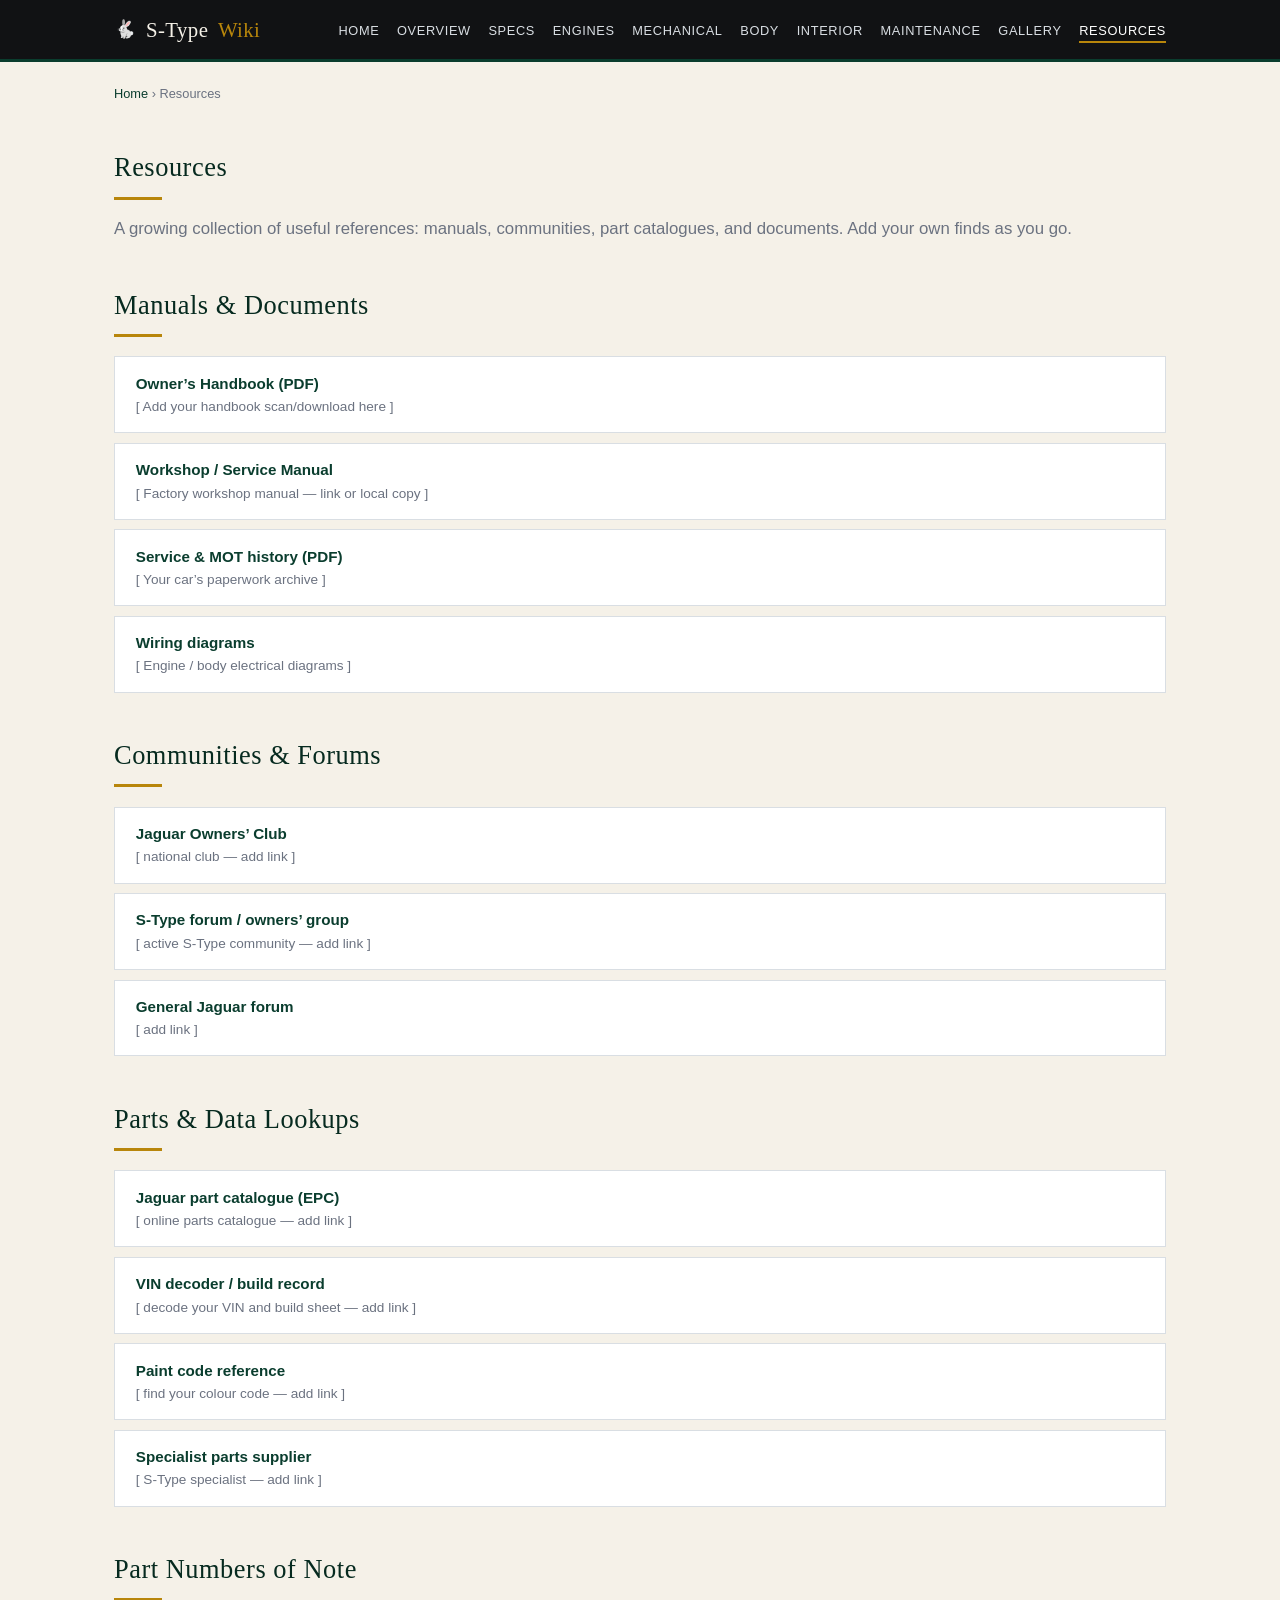
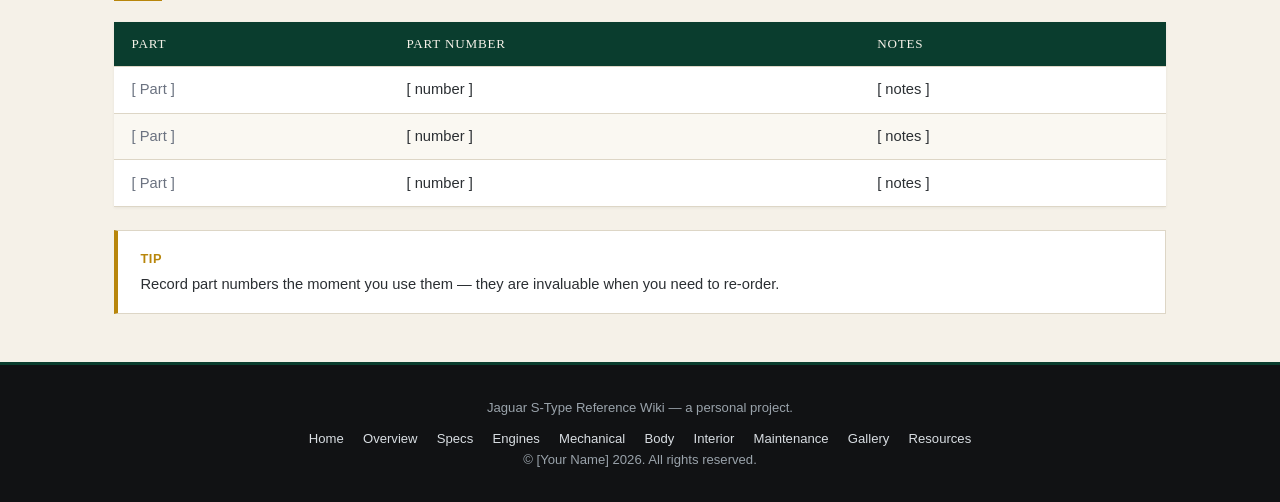
<file: resources.html>
<!DOCTYPE html>
<html lang="en">
<head>
  <meta charset="UTF-8">
  <meta name="viewport" content="width=device-width, initial-scale=1.0">
  <title>Resources | Jaguar S-Type Wiki</title>
  <meta name="description" content="Manuals, links, part numbers, and reference documents for the Jaguar S-Type (X200).">
  <link rel="stylesheet" href="css/styles.css">
</head>
<body>

  <header class="site-header">
    <div class="header-inner">
      <a class="logo" href="index.html">
        <span class="growler">&#128007;</span>
        S-Type <span>Wiki</span>
      </a>
      <nav class="site-nav">
        <ul>
          <li><a href="index.html">Home</a></li>
          <li><a href="overview.html">Overview</a></li>
          <li><a href="specs.html">Specs</a></li>
          <li><a href="engines.html">Engines</a></li>
          <li><a href="mechanical.html">Mechanical</a></li>
          <li><a href="body.html">Body</a></li>
          <li><a href="interior.html">Interior</a></li>
          <li><a href="maintenance.html">Maintenance</a></li>
          <li><a href="gallery.html">Gallery</a></li>
          <li><a href="resources.html" class="active">Resources</a></li>
        </ul>
      </nav>
    </div>
  </header>

  <main>
    <p class="breadcrumb"><a href="index.html">Home</a> &rsaquo; Resources</p>

    <section>
      <h2 class="section-title">Resources</h2>
      <p class="lead">
        A growing collection of useful references: manuals, communities, part catalogues,
        and documents. Add your own finds as you go.
      </p>
    </section>

    <section>
      <h2 class="section-title">Manuals &amp; Documents</h2>
      <ul class="resource-list">
        <li><a href="#">Owner&rsquo;s Handbook (PDF)</a><span class="desc">[ Add your handbook scan/download here ]</span></li>
        <li><a href="#">Workshop / Service Manual</a><span class="desc">[ Factory workshop manual &mdash; link or local copy ]</span></li>
        <li><a href="#">Service &amp; MOT history (PDF)</a><span class="desc">[ Your car&rsquo;s paperwork archive ]</span></li>
        <li><a href="#">Wiring diagrams</a><span class="desc">[ Engine / body electrical diagrams ]</span></li>
      </ul>
    </section>

    <section>
      <h2 class="section-title">Communities &amp; Forums</h2>
      <ul class="resource-list">
        <li><a href="#">Jaguar Owners&rsquo; Club</a><span class="desc">[ national club &mdash; add link ]</span></li>
        <li><a href="#">S-Type forum / owners&rsquo; group</a><span class="desc">[ active S-Type community &mdash; add link ]</span></li>
        <li><a href="#">General Jaguar forum</a><span class="desc">[ add link ]</span></li>
      </ul>
    </section>

    <section>
      <h2 class="section-title">Parts &amp; Data Lookups</h2>
      <ul class="resource-list">
        <li><a href="#">Jaguar part catalogue (EPC)</a><span class="desc">[ online parts catalogue &mdash; add link ]</span></li>
        <li><a href="#">VIN decoder / build record</a><span class="desc">[ decode your VIN and build sheet &mdash; add link ]</span></li>
        <li><a href="#">Paint code reference</a><span class="desc">[ find your colour code &mdash; add link ]</span></li>
        <li><a href="#">Specialist parts supplier</a><span class="desc">[ S-Type specialist &mdash; add link ]</span></li>
      </ul>
    </section>

    <section>
      <h2 class="section-title">Part Numbers of Note</h2>
      <table class="spec-table">
        <thead>
          <tr><th>Part</th><th>Part number</th><th>Notes</th></tr>
        </thead>
        <tbody>
          <tr><td>[ Part ]</td><td>[ number ]</td><td>[ notes ]</td></tr>
          <tr><td>[ Part ]</td><td>[ number ]</td><td>[ notes ]</td></tr>
          <tr><td>[ Part ]</td><td>[ number ]</td><td>[ notes ]</td></tr>
        </tbody>
      </table>
      <div class="callout">
        <strong>Tip</strong>
        <p>
          Record part numbers the moment you use them &mdash; they are invaluable when you
          need to re-order.
        </p>
      </div>
    </section>
  </main>

  <footer class="site-footer">
    <p>Jaguar S-Type Reference Wiki &mdash; a personal project.</p>
    <nav class="footer-links">
      <a href="index.html">Home</a>
      <a href="overview.html">Overview</a>
      <a href="specs.html">Specs</a>
      <a href="engines.html">Engines</a>
      <a href="mechanical.html">Mechanical</a>
      <a href="body.html">Body</a>
      <a href="interior.html">Interior</a>
      <a href="maintenance.html">Maintenance</a>
      <a href="gallery.html">Gallery</a>
      <a href="resources.html">Resources</a>
    </nav>
    <p>&copy; [Your Name] 2026. All rights reserved.</p>
  </footer>

</body>
</html>
</file>
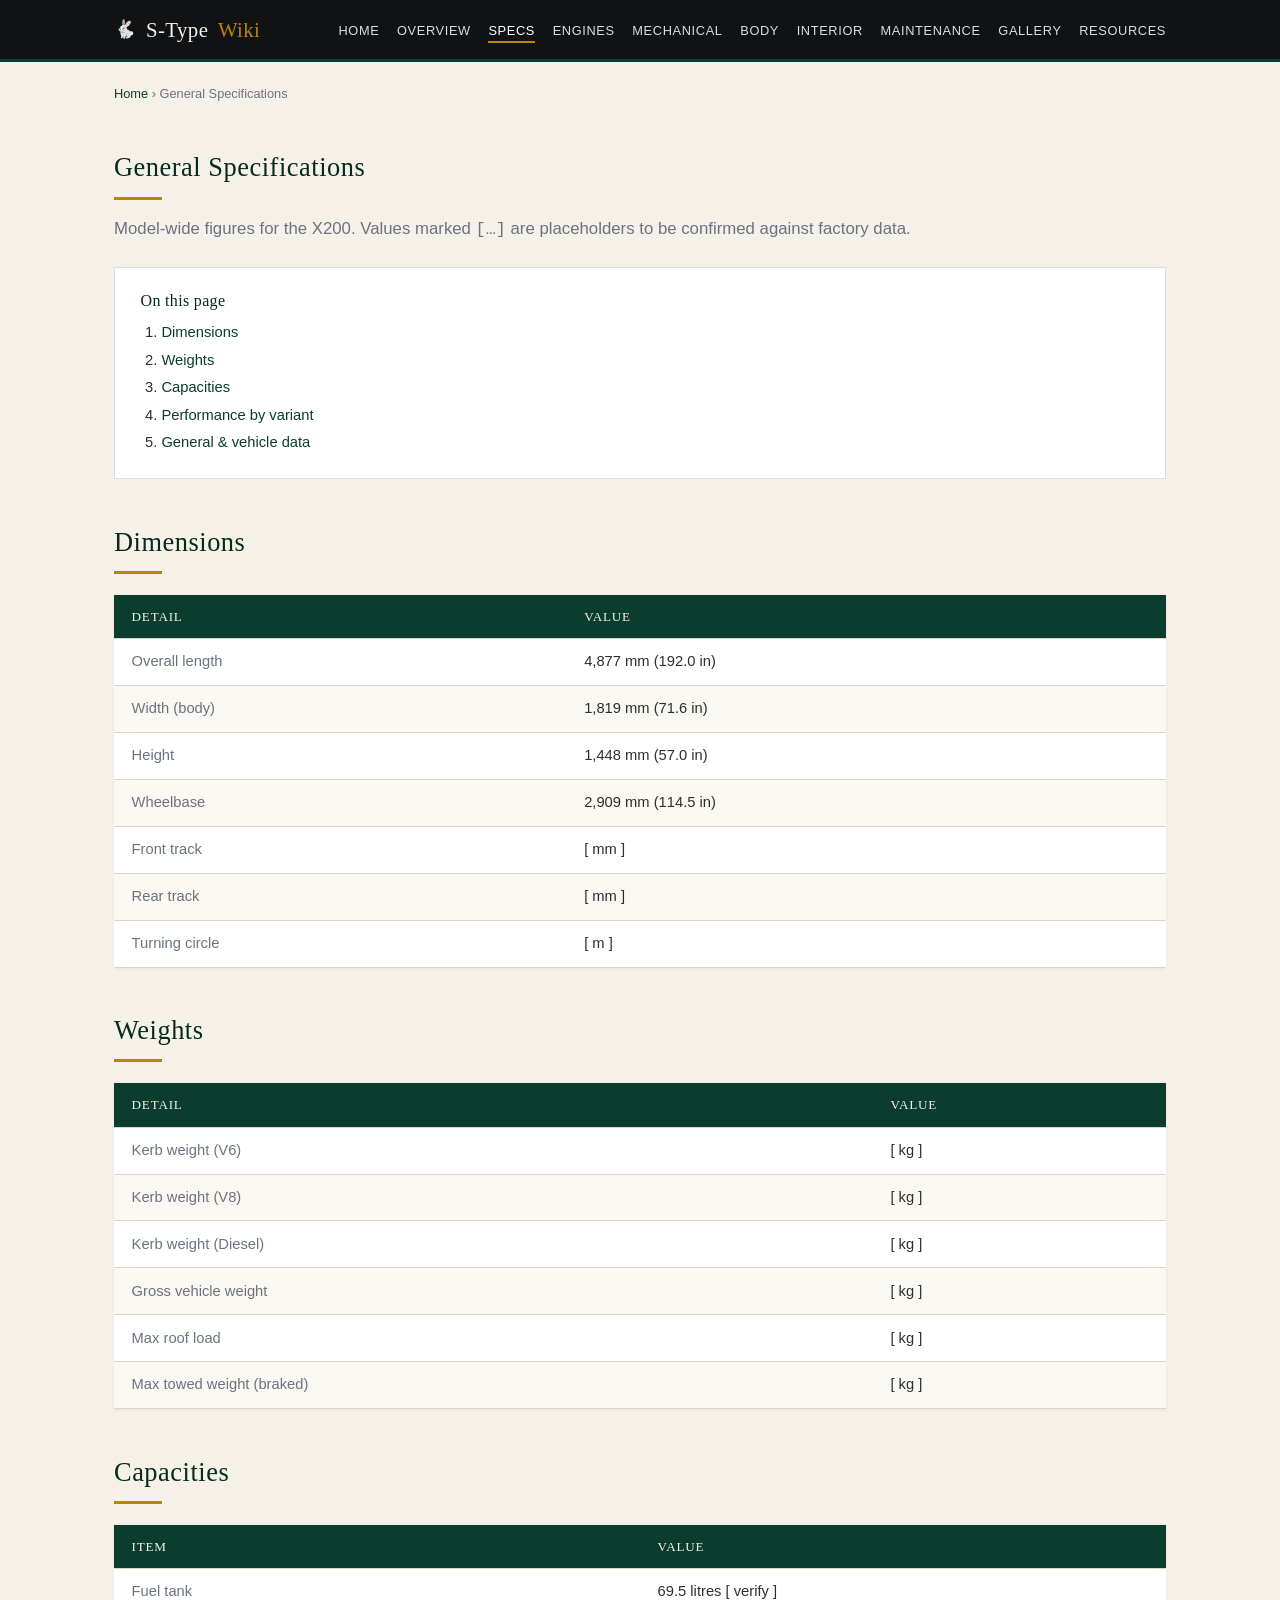
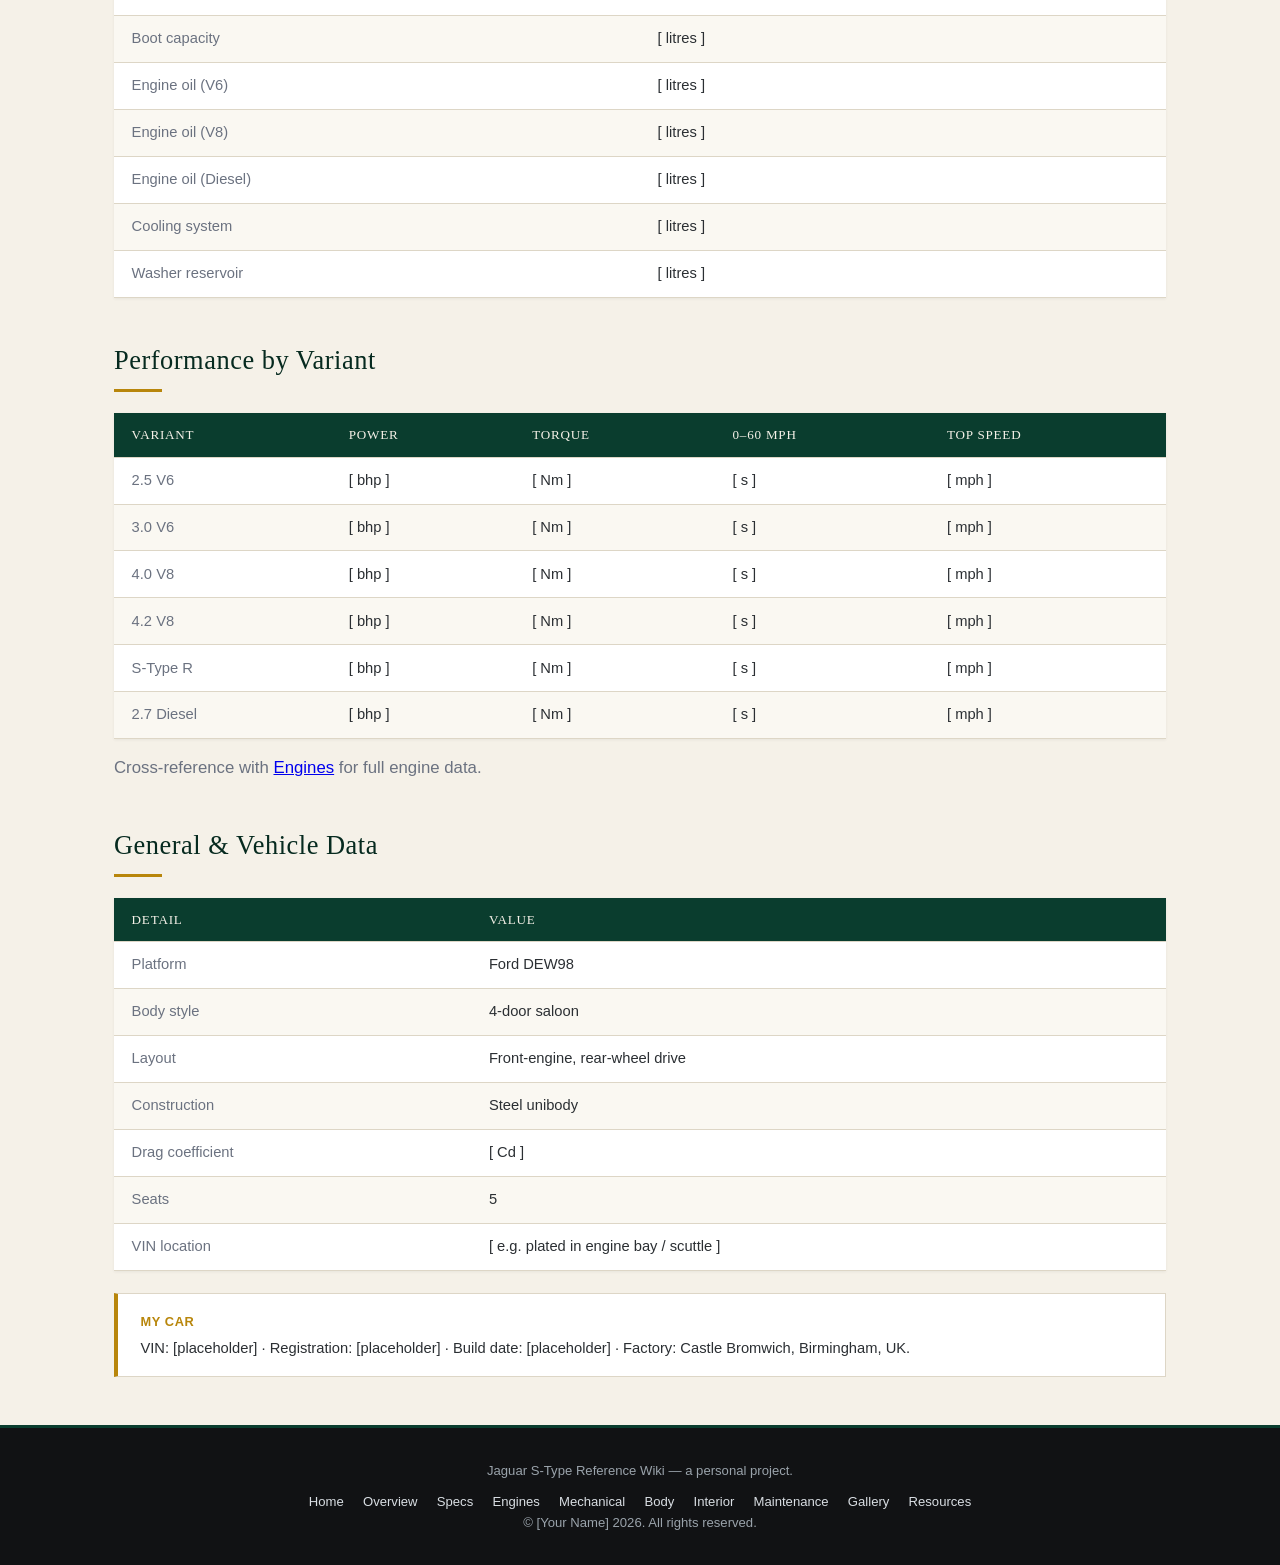
<file: specs.html>
<!DOCTYPE html>
<html lang="en">
<head>
  <meta charset="UTF-8">
  <meta name="viewport" content="width=device-width, initial-scale=1.0">
  <title>General Specifications | Jaguar S-Type Wiki</title>
  <meta name="description" content="Dimensions, weights, capacities, and general specifications of the Jaguar S-Type (X200).">
  <link rel="stylesheet" href="css/styles.css">
</head>
<body>

  <header class="site-header">
    <div class="header-inner">
      <a class="logo" href="index.html">
        <span class="growler">&#128007;</span>
        S-Type <span>Wiki</span>
      </a>
      <nav class="site-nav">
        <ul>
          <li><a href="index.html">Home</a></li>
          <li><a href="overview.html">Overview</a></li>
          <li><a href="specs.html" class="active">Specs</a></li>
          <li><a href="engines.html">Engines</a></li>
          <li><a href="mechanical.html">Mechanical</a></li>
          <li><a href="body.html">Body</a></li>
          <li><a href="interior.html">Interior</a></li>
          <li><a href="maintenance.html">Maintenance</a></li>
          <li><a href="gallery.html">Gallery</a></li>
          <li><a href="resources.html">Resources</a></li>
        </ul>
      </nav>
    </div>
  </header>

  <main>
    <p class="breadcrumb"><a href="index.html">Home</a> &rsaquo; General Specifications</p>

    <section>
      <h2 class="section-title">General Specifications</h2>
      <p class="lead">
        Model-wide figures for the X200. Values marked <code>[&hellip;]</code> are
        placeholders to be confirmed against factory data.
      </p>

      <div class="toc">
        <h4>On this page</h4>
        <ol>
          <li><a href="#dimensions">Dimensions</a></li>
          <li><a href="#weights">Weights</a></li>
          <li><a href="#capacities">Capacities</a></li>
          <li><a href="#performance">Performance by variant</a></li>
          <li><a href="#general">General &amp; vehicle data</a></li>
        </ol>
      </div>
    </section>

    <section id="dimensions">
      <h2 class="section-title">Dimensions</h2>
      <table class="spec-table">
        <thead>
          <tr><th>Detail</th><th>Value</th></tr>
        </thead>
        <tbody>
          <tr><td>Overall length</td><td>4,877 mm (192.0 in)</td></tr>
          <tr><td>Width (body)</td><td>1,819 mm (71.6 in)</td></tr>
          <tr><td>Height</td><td>1,448 mm (57.0 in)</td></tr>
          <tr><td>Wheelbase</td><td>2,909 mm (114.5 in)</td></tr>
          <tr><td>Front track</td><td>[ mm ]</td></tr>
          <tr><td>Rear track</td><td>[ mm ]</td></tr>
          <tr><td>Turning circle</td><td>[ m ]</td></tr>
        </tbody>
      </table>
    </section>

    <section id="weights">
      <h2 class="section-title">Weights</h2>
      <table class="spec-table">
        <thead>
          <tr><th>Detail</th><th>Value</th></tr>
        </thead>
        <tbody>
          <tr><td>Kerb weight (V6)</td><td>[ kg ]</td></tr>
          <tr><td>Kerb weight (V8)</td><td>[ kg ]</td></tr>
          <tr><td>Kerb weight (Diesel)</td><td>[ kg ]</td></tr>
          <tr><td>Gross vehicle weight</td><td>[ kg ]</td></tr>
          <tr><td>Max roof load</td><td>[ kg ]</td></tr>
          <tr><td>Max towed weight (braked)</td><td>[ kg ]</td></tr>
        </tbody>
      </table>
    </section>

    <section id="capacities">
      <h2 class="section-title">Capacities</h2>
      <table class="spec-table">
        <thead>
          <tr><th>Item</th><th>Value</th></tr>
        </thead>
        <tbody>
          <tr><td>Fuel tank</td><td>69.5 litres [ verify ]</td></tr>
          <tr><td>Boot capacity</td><td>[ litres ]</td></tr>
          <tr><td>Engine oil (V6)</td><td>[ litres ]</td></tr>
          <tr><td>Engine oil (V8)</td><td>[ litres ]</td></tr>
          <tr><td>Engine oil (Diesel)</td><td>[ litres ]</td></tr>
          <tr><td>Cooling system</td><td>[ litres ]</td></tr>
          <tr><td>Washer reservoir</td><td>[ litres ]</td></tr>
        </tbody>
      </table>
    </section>

    <section id="performance">
      <h2 class="section-title">Performance by Variant</h2>
      <table class="spec-table">
        <thead>
          <tr><th>Variant</th><th>Power</th><th>Torque</th><th>0&ndash;60 mph</th><th>Top speed</th></tr>
        </thead>
        <tbody>
          <tr><td>2.5 V6</td><td>[ bhp ]</td><td>[ Nm ]</td><td>[ s ]</td><td>[ mph ]</td></tr>
          <tr><td>3.0 V6</td><td>[ bhp ]</td><td>[ Nm ]</td><td>[ s ]</td><td>[ mph ]</td></tr>
          <tr><td>4.0 V8</td><td>[ bhp ]</td><td>[ Nm ]</td><td>[ s ]</td><td>[ mph ]</td></tr>
          <tr><td>4.2 V8</td><td>[ bhp ]</td><td>[ Nm ]</td><td>[ s ]</td><td>[ mph ]</td></tr>
          <tr><td>S-Type R</td><td>[ bhp ]</td><td>[ Nm ]</td><td>[ s ]</td><td>[ mph ]</td></tr>
          <tr><td>2.7 Diesel</td><td>[ bhp ]</td><td>[ Nm ]</td><td>[ s ]</td><td>[ mph ]</td></tr>
        </tbody>
      </table>
      <p class="lead">
        Cross-reference with <a href="engines.html">Engines</a> for full engine data.
      </p>
    </section>

    <section id="general">
      <h2 class="section-title">General &amp; Vehicle Data</h2>
      <table class="spec-table">
        <thead>
          <tr><th>Detail</th><th>Value</th></tr>
        </thead>
        <tbody>
          <tr><td>Platform</td><td>Ford DEW98</td></tr>
          <tr><td>Body style</td><td>4-door saloon</td></tr>
          <tr><td>Layout</td><td>Front-engine, rear-wheel drive</td></tr>
          <tr><td>Construction</td><td>Steel unibody</td></tr>
          <tr><td>Drag coefficient</td><td>[ Cd ]</td></tr>
          <tr><td>Seats</td><td>5</td></tr>
          <tr><td>VIN location</td><td>[ e.g. plated in engine bay / scuttle ]</td></tr>
        </tbody>
      </table>

      <div class="callout">
        <strong>My car</strong>
        <p>
          VIN: [placeholder] &middot; Registration: [placeholder] &middot; Build date:
          [placeholder] &middot; Factory: Castle Bromwich, Birmingham, UK.
        </p>
      </div>
    </section>
  </main>

  <footer class="site-footer">
    <p>Jaguar S-Type Reference Wiki &mdash; a personal project.</p>
    <nav class="footer-links">
      <a href="index.html">Home</a>
      <a href="overview.html">Overview</a>
      <a href="specs.html">Specs</a>
      <a href="engines.html">Engines</a>
      <a href="mechanical.html">Mechanical</a>
      <a href="body.html">Body</a>
      <a href="interior.html">Interior</a>
      <a href="maintenance.html">Maintenance</a>
      <a href="gallery.html">Gallery</a>
      <a href="resources.html">Resources</a>
    </nav>
    <p>&copy; [Your Name] 2026. All rights reserved.</p>
  </footer>

</body>
</html>
</file>
<file: css/styles.css>
:root {
  --green: #0a3d2e;
  --green-dark: #062a1f;
  --black: #111214;
  --chrome: #d9dee3;
  --chrome-dark: #9aa3ab;
  --cream: #f5f1e8;
  --text: #2b2f33;
  --muted: #6b7280;
  --gold: #b8860b;
  --line: #ddd6c6;
}

* {
  margin: 0;
  padding: 0;
  box-sizing: border-box;
}

html {
  scroll-behavior: smooth;
}

body {
  font-family: "Helvetica Neue", Helvetica, Arial, sans-serif;
  color: var(--text);
  background: var(--cream);
  line-height: 1.6;
}

h1, h2, h3, h4, .logo {
  font-family: Georgia, "Times New Roman", serif;
  font-weight: 400;
  letter-spacing: 0.02em;
}

.site-header {
  background: var(--black);
  border-bottom: 3px solid var(--green);
  position: sticky;
  top: 0;
  z-index: 100;
}

.header-inner {
  max-width: 1100px;
  margin: 0 auto;
  padding: 0.8rem 1.5rem;
  display: flex;
  align-items: center;
  justify-content: space-between;
  flex-wrap: wrap;
  gap: 0.5rem 1.5rem;
}

.logo {
  color: var(--cream);
  font-size: 1.3rem;
  text-decoration: none;
  display: flex;
  align-items: center;
  gap: 0.6rem;
  white-space: nowrap;
}

.logo .growler {
  font-size: 1.1rem;
  color: var(--chrome);
}

.logo span {
  color: var(--gold);
}

.site-nav ul {
  list-style: none;
  display: flex;
  flex-wrap: wrap;
  gap: 0.2rem 1.1rem;
}

.site-nav a {
  color: var(--chrome);
  text-decoration: none;
  font-size: 0.8rem;
  letter-spacing: 0.05em;
  text-transform: uppercase;
  padding-bottom: 0.2rem;
  border-bottom: 2px solid transparent;
  transition: color 0.2s ease, border-color 0.2s ease;
  white-space: nowrap;
}

.site-nav a:hover,
.site-nav a.active {
  color: #fff;
  border-color: var(--gold);
}

main {
  max-width: 1100px;
  margin: 0 auto;
  padding: 0 1.5rem 3rem;
}

.hero {
  text-align: center;
  padding: 3.5rem 1.5rem 3rem;
  background: linear-gradient(160deg, var(--green-dark), var(--green));
  color: var(--cream);
  border-bottom: 3px solid var(--gold);
}

.hero .badge {
  display: inline-block;
  font-size: 0.75rem;
  letter-spacing: 0.25em;
  text-transform: uppercase;
  color: var(--chrome);
  border: 1px solid var(--chrome-dark);
  padding: 0.25rem 0.9rem;
  margin-bottom: 1.1rem;
}

.hero h1 {
  font-size: clamp(2rem, 5vw, 3.2rem);
  margin-bottom: 0.3rem;
  letter-spacing: 0.03em;
}

.hero .subtitle {
  font-family: Georgia, serif;
  font-style: italic;
  font-size: 1.15rem;
  color: var(--chrome);
  margin-top: 0.6rem;
}

.hero .tagline {
  color: var(--gold);
  font-size: 0.8rem;
  letter-spacing: 0.15em;
  text-transform: uppercase;
  margin-top: 1.2rem;
}

.breadcrumb {
  font-size: 0.8rem;
  color: var(--muted);
  margin: 1.4rem 0 0;
}

.breadcrumb a {
  color: var(--green);
  text-decoration: none;
}

.breadcrumb a:hover {
  text-decoration: underline;
}

section {
  margin-top: 2.6rem;
}

.section-title {
  font-size: 1.65rem;
  margin-bottom: 0.5rem;
  color: var(--green-dark);
}

.section-title::after {
  content: "";
  display: block;
  width: 3rem;
  height: 3px;
  background: var(--gold);
  margin-top: 0.5rem;
}

.lead {
  font-size: 1.05rem;
  color: var(--muted);
  margin-top: 1rem;
}

.two-col {
  display: grid;
  grid-template-columns: 1fr 1fr;
  gap: 2rem;
  margin-top: 1.5rem;
}

@media (max-width: 700px) {
  .two-col {
    grid-template-columns: 1fr;
  }
}

.card {
  background: #fff;
  border: 1px solid var(--chrome);
  border-left: 4px solid var(--green);
  padding: 1.3rem 1.5rem;
  box-shadow: 0 1px 3px rgba(0, 0, 0, 0.06);
}

.card h3 {
  color: var(--green-dark);
  margin-bottom: 0.5rem;
  font-size: 1.15rem;
}

.card p {
  font-size: 0.95rem;
  color: var(--muted);
}

.card ul {
  list-style: none;
}

.card li {
  padding: 0.3rem 0;
  border-bottom: 1px dashed var(--chrome);
  font-size: 0.95rem;
}

.card li:last-child {
  border-bottom: none;
}

.card li strong {
  color: var(--green-dark);
}

.fact-grid {
  display: grid;
  grid-template-columns: repeat(auto-fit, minmax(160px, 1fr));
  gap: 1rem;
  margin-top: 1.5rem;
}

.fact {
  background: #fff;
  border: 1px solid var(--chrome);
  text-align: center;
  padding: 1.1rem 0.5rem;
}

.fact .value {
  font-family: Georgia, serif;
  font-size: 1.35rem;
  color: var(--green);
  display: block;
}

.fact .label {
  font-size: 0.72rem;
  letter-spacing: 0.12em;
  text-transform: uppercase;
  color: var(--muted);
  margin-top: 0.3rem;
  display: block;
}

.wiki-grid {
  display: grid;
  grid-template-columns: repeat(auto-fit, minmax(230px, 1fr));
  gap: 1.2rem;
  margin-top: 1.5rem;
}

.wiki-card {
  background: #fff;
  border: 1px solid var(--chrome);
  border-top: 4px solid var(--green);
  padding: 1.2rem 1.4rem;
  text-decoration: none;
  color: var(--text);
  display: block;
  box-shadow: 0 1px 3px rgba(0, 0, 0, 0.06);
  transition: transform 0.15s ease, box-shadow 0.15s ease;
}

.wiki-card:hover {
  transform: translateY(-2px);
  box-shadow: 0 4px 12px rgba(0, 0, 0, 0.12);
}

.wiki-card h3 {
  color: var(--green-dark);
  font-size: 1.1rem;
  margin-bottom: 0.4rem;
}

.wiki-card p {
  font-size: 0.9rem;
  color: var(--muted);
}

.spec-table {
  width: 100%;
  border-collapse: collapse;
  margin-top: 1.3rem;
  background: #fff;
  box-shadow: 0 1px 3px rgba(0, 0, 0, 0.06);
}

.spec-table th,
.spec-table td {
  text-align: left;
  padding: 0.7rem 1.1rem;
  border-bottom: 1px solid var(--line);
  font-size: 0.92rem;
  vertical-align: top;
}

.spec-table thead th {
  background: var(--green);
  color: var(--cream);
  font-family: Georgia, serif;
  font-weight: 400;
  letter-spacing: 0.06em;
  text-transform: uppercase;
  font-size: 0.82rem;
}

.spec-table tbody tr:nth-child(even) {
  background: #faf8f2;
}

.spec-table td:first-child {
  color: var(--muted);
  white-space: nowrap;
}

.callout {
  background: #fff;
  border: 1px solid var(--line);
  border-left: 4px solid var(--gold);
  padding: 1rem 1.4rem;
  margin-top: 1.4rem;
  font-size: 0.92rem;
}

.callout strong {
  color: var(--gold);
  letter-spacing: 0.05em;
  text-transform: uppercase;
  font-size: 0.8rem;
}

.callout p {
  margin-top: 0.4rem;
}

.callout p:first-of-type {
  margin-top: 0.2rem;
}

.toc {
  background: #fff;
  border: 1px solid var(--chrome);
  padding: 1.2rem 1.6rem;
  margin-top: 1.5rem;
}

.toc h4 {
  color: var(--green-dark);
  margin-bottom: 0.5rem;
  font-size: 1rem;
}

.toc ol {
  padding-left: 1.3rem;
}

.toc li {
  margin: 0.25rem 0;
  font-size: 0.92rem;
}

.toc a {
  color: var(--green);
  text-decoration: none;
}

.toc a:hover {
  text-decoration: underline;
}

.engine-card {
  background: #fff;
  border: 1px solid var(--chrome);
  margin-top: 1.8rem;
  box-shadow: 0 1px 3px rgba(0, 0, 0, 0.06);
}

.engine-card h3 {
  background: var(--green);
  color: var(--cream);
  font-family: Georgia, serif;
  font-weight: 400;
  padding: 0.7rem 1.2rem;
  font-size: 1.15rem;
}

.engine-card .engine-body {
  padding: 1rem 1.2rem;
}

.placeholder-photo {
  background: var(--green-dark);
  border: 2px dashed var(--chrome-dark);
  color: var(--chrome);
  display: flex;
  align-items: center;
  justify-content: center;
  text-align: center;
  aspect-ratio: 4 / 3;
  font-size: 0.8rem;
  letter-spacing: 0.06em;
  text-transform: uppercase;
  padding: 0.5rem;
  overflow: hidden;
}

.gallery-grid {
  display: grid;
  grid-template-columns: repeat(auto-fit, minmax(240px, 1fr));
  gap: 1.3rem;
  margin-top: 1.4rem;
}

.gallery-item figcaption {
  font-size: 0.88rem;
  color: var(--muted);
  margin-top: 0.45rem;
  text-align: center;
  font-style: italic;
}

.category-label {
  margin-top: 2.4rem;
  padding-top: 0.4rem;
}

.category-label h3 {
  color: var(--green-dark);
  font-size: 1.25rem;
}

.category-label::after {
  content: "";
  display: block;
  width: 3rem;
  height: 3px;
  background: var(--gold);
  margin-top: 0.45rem;
}

.prose {
  background: #fff;
  border: 1px solid var(--chrome);
  border-left: 4px solid var(--green);
  padding: 1.5rem 1.8rem;
  margin-top: 1.4rem;
}

.prose p {
  margin-bottom: 1rem;
}

.prose .placeholder-note {
  color: var(--gold);
  font-size: 0.82rem;
  letter-spacing: 0.1em;
  text-transform: uppercase;
  margin-bottom: 0.5rem;
}

.resource-list {
  list-style: none;
  margin-top: 1.2rem;
}

.resource-list li {
  background: #fff;
  border: 1px solid var(--chrome);
  padding: 0.9rem 1.3rem;
  margin-bottom: 0.6rem;
  font-size: 0.95rem;
}

.resource-list li a {
  color: var(--green);
  font-weight: 600;
  text-decoration: none;
}

.resource-list li a:hover {
  text-decoration: underline;
}

.resource-list li .desc {
  color: var(--muted);
  display: block;
  font-size: 0.85rem;
}

.btn {
  display: inline-block;
  background: var(--green);
  color: var(--cream);
  text-decoration: none;
  padding: 0.65rem 1.5rem;
  border: 1px solid var(--green);
  letter-spacing: 0.06em;
  text-transform: uppercase;
  font-size: 0.82rem;
  transition: background 0.2s ease, color 0.2s ease;
  margin-top: 1.4rem;
}

.btn:hover {
  background: var(--green-dark);
  color: #fff;
}

.site-footer {
  background: var(--black);
  color: var(--chrome-dark);
  border-top: 3px solid var(--green);
  text-align: center;
  padding: 2rem 1.5rem;
  font-size: 0.82rem;
}

.site-footer .footer-links {
  margin-top: 0.6rem;
  display: flex;
  flex-wrap: wrap;
  justify-content: center;
  gap: 0.3rem 1.2rem;
}

.site-footer a {
  color: var(--chrome);
  text-decoration: none;
}

.site-footer a:hover {
  color: #fff;
}
</file>
